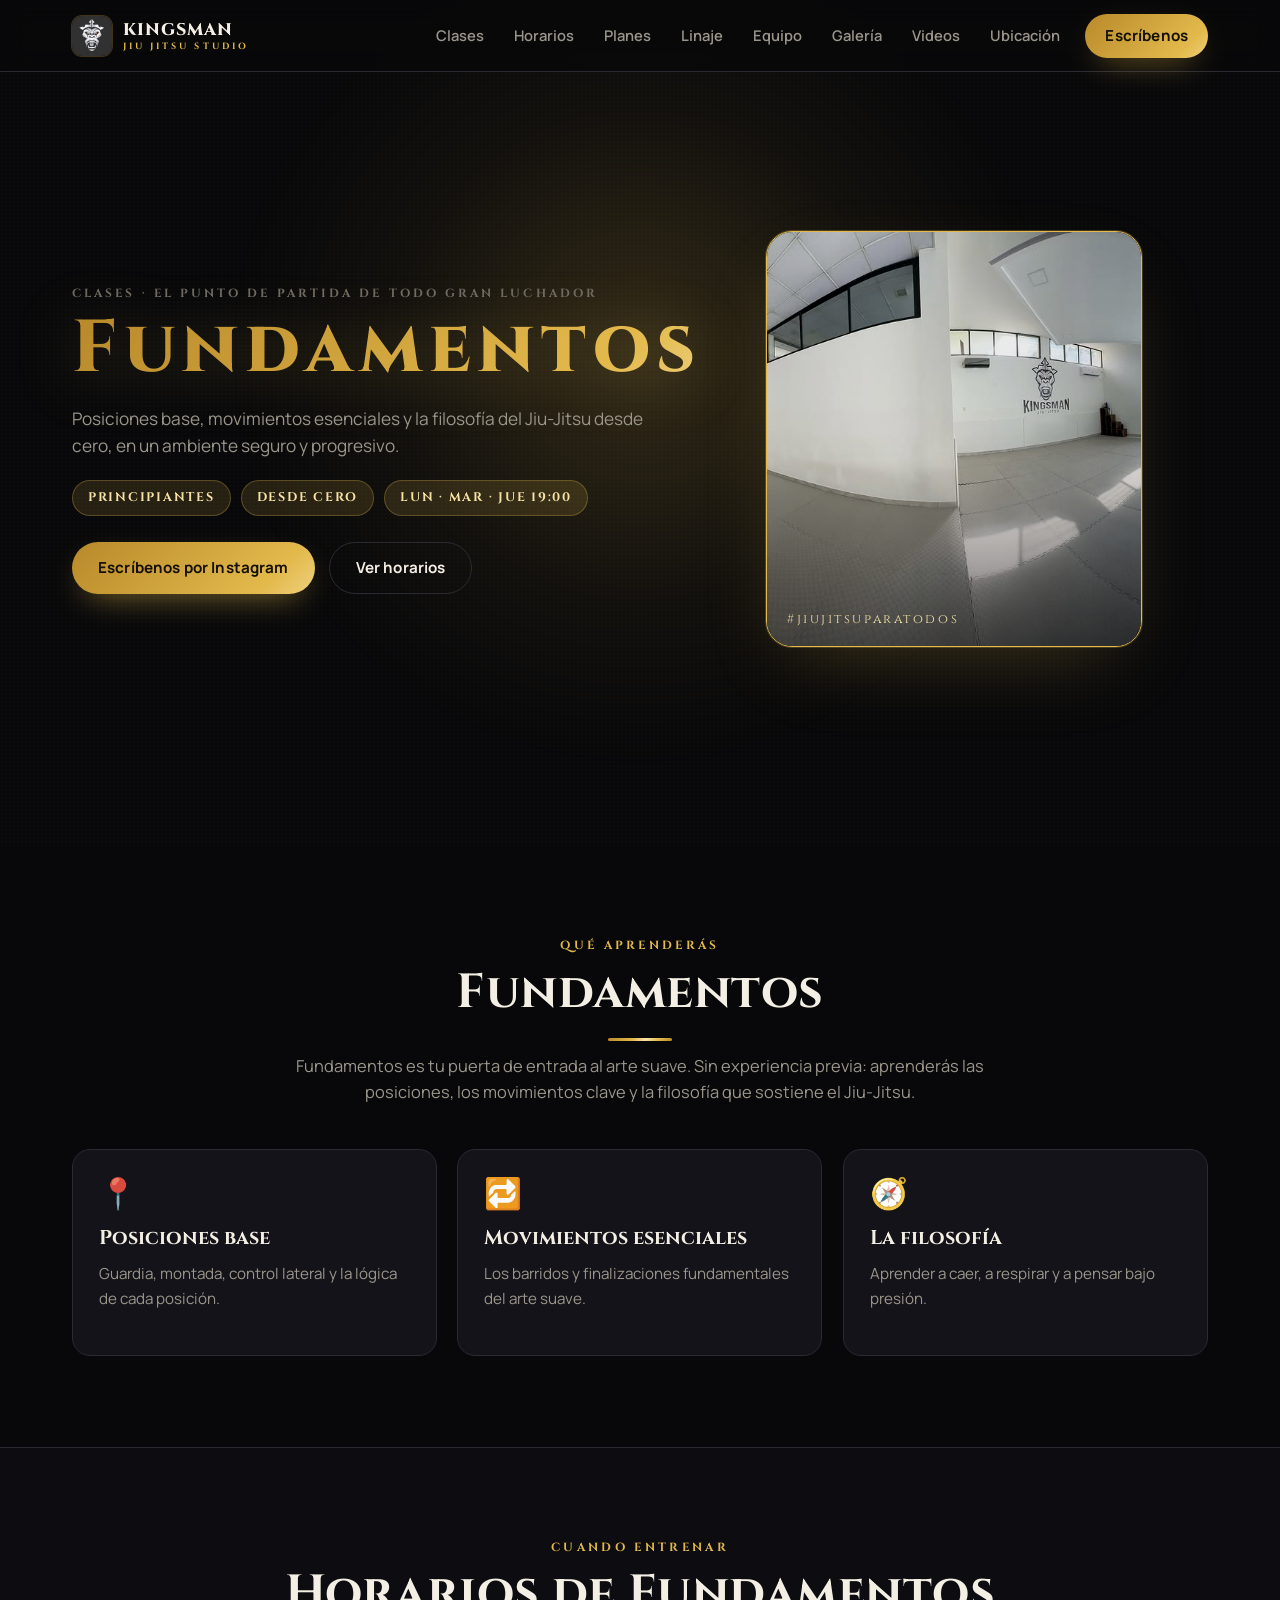
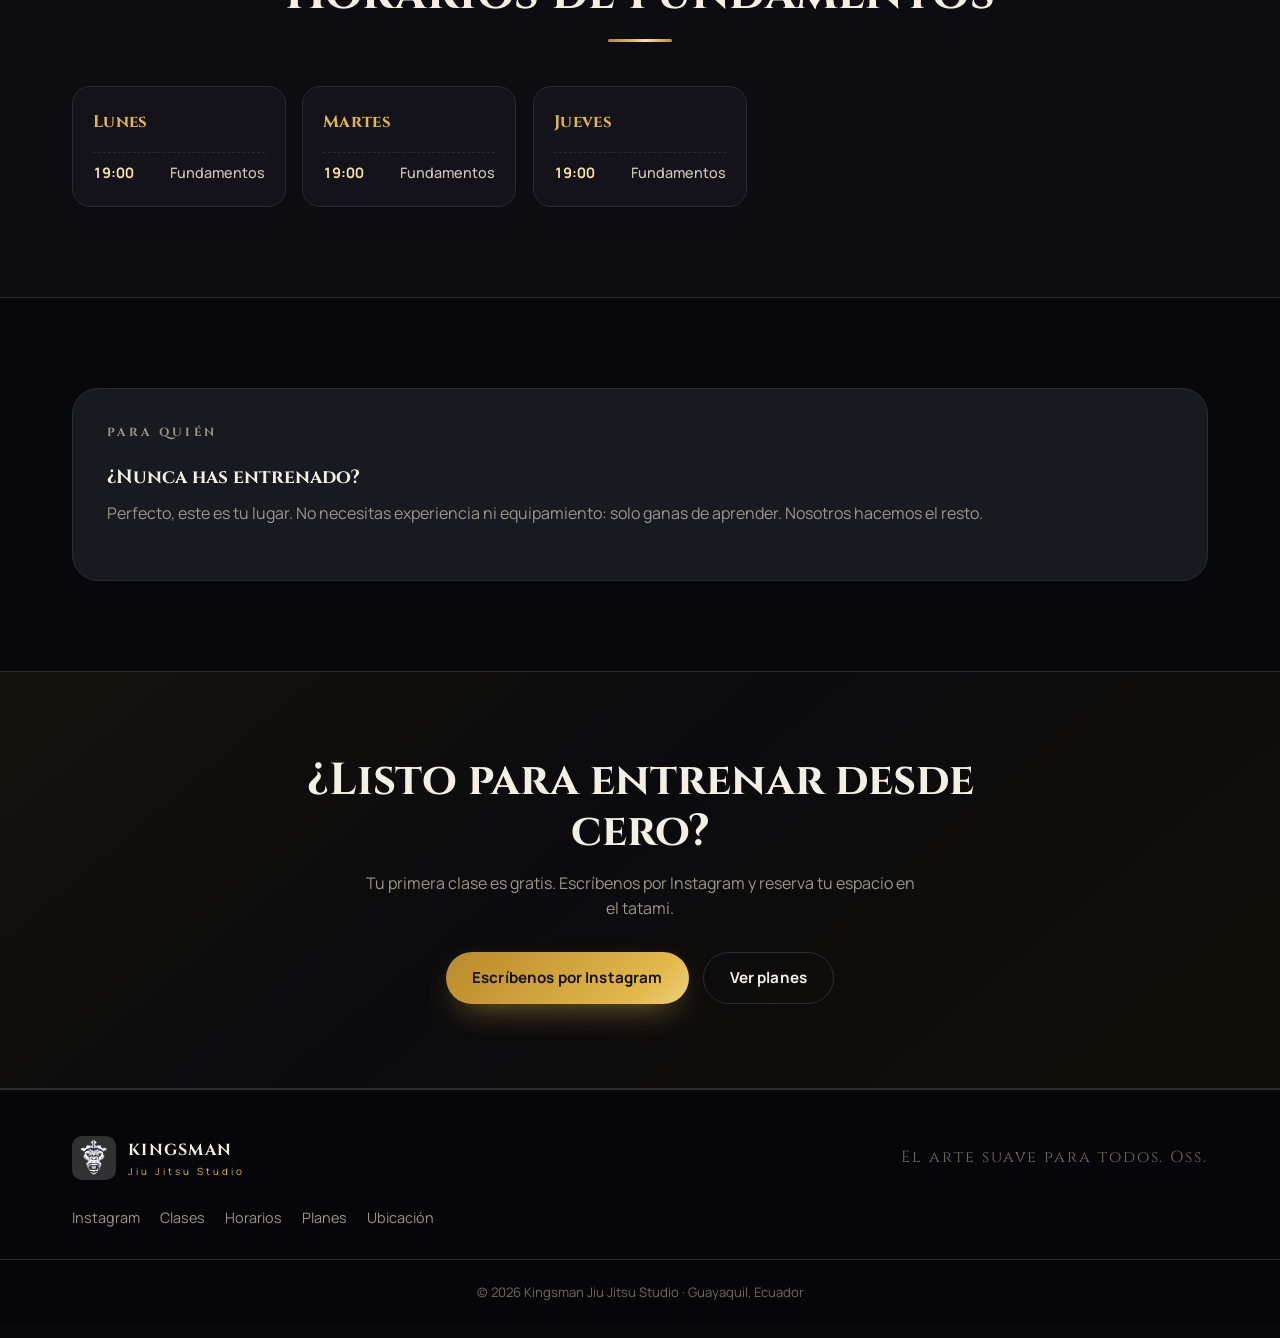
<file: pages/clases/fundamentos.html>
<!DOCTYPE html>
<html lang="es">
<head>
<meta charset="UTF-8">
<meta name="viewport" content="width=device-width, initial-scale=1.0">
<script>document.documentElement.classList.add('js');</script>
<script>try{if(localStorage.getItem('kingsman-theme')==='b')document.documentElement.setAttribute('data-theme','b')}catch(e){}</script>
<title>Fundamentos — Principiantes | Kingsman Jiu Jitsu Studio</title>
<meta name="description" content="Clases de Fundamentos de Brazilian Jiu Jitsu en Guayaquil para principiantes. Sin experiencia previa. Escríbenos por Instagram.">
<link rel="canonical" href="https://kingsmanjiujitsustudio.com/clases/fundamentos.html">
<meta property="og:type" content="website">
<meta property="og:url" content="https://kingsmanjiujitsustudio.com/clases/fundamentos.html">
<meta property="og:title" content="Fundamentos — Principiantes | Kingsman Jiu Jitsu Studio">
<meta property="og:description" content="Clases de Fundamentos de Brazilian Jiu Jitsu en Guayaquil para principiantes. Sin experiencia previa. Escríbenos por Instagram.">
<meta property="og:image" content="https://kingsmanjiujitsustudio.com/assets/logo.jpg">
<meta property="og:locale" content="es_EC">
<meta name="twitter:card" content="summary_large_image">
<link rel="icon" type="image/jpeg" href="../../assets/logo.jpg">
<link rel="preconnect" href="https://fonts.googleapis.com">
<link rel="preconnect" href="https://fonts.gstatic.com" crossorigin>
<link href="https://fonts.googleapis.com/css2?family=Cinzel:wght@600;700;800&family=Manrope:wght@400;500;600;700;800&display=swap" rel="stylesheet">
<link rel="stylesheet" href="../../style.css">
</head>
<body>

<header class="site-header">
  <nav class="nav container" aria-label="Principal">
    <a class="brand" href="../../index.html#top">
      <img class="brand-logo" src="../../assets/logo.jpg" alt="Kingsman Jiu Jitsu Studio" width="40" height="40">
      <span class="brand-word">KINGSMAN<small>JIU JITSU STUDIO</small></span>
    </a>
    <button class="nav-toggle" aria-expanded="false" aria-controls="nav-menu" aria-label="Abrir menú">
      <span></span><span></span><span></span>
    </button>
    <ul class="nav-menu" id="nav-menu">
      <li><a class="nav-link" href="../../index.html#clases">Clases</a></li>
      <li><a class="nav-link" href="../../index.html#horarios">Horarios</a></li>
      <li><a class="nav-link" href="../../index.html#planes">Planes</a></li>
      <li><a class="nav-link" href="../../index.html#linaje">Linaje</a></li>
      <li><a class="nav-link" href="../../index.html#equipo">Equipo</a></li>
      <li><a class="nav-link" href="../../index.html#galeria">Galería</a></li>
      <li><a class="nav-link" href="../../index.html#videos">Videos</a></li>
      <li><a class="nav-link" href="../../index.html#ubicacion">Ubicación</a></li>
      <li><a class="btn btn-gold nav-cta" href="https://ig.me/m/kingsmanjiujitsustudio" target="_blank" rel="noopener">Escríbenos</a></li>
    </ul>
  </nav>
</header>

<section class="hero hero-page" id="top">
  <div class="hero-bg" aria-hidden="true"><div class="hero-glow"></div><div class="hero-grain"></div></div>
  <div class="hero-inner container">
    <div class="hero-copy reveal">
      <p class="kicker">Clases · El punto de partida de todo gran luchador</p>
      <h1 class="wordmark"><span class="wm-line wm-line--sm">Fundamentos</span></h1>
      <p class="hero-lede">Posiciones base, movimientos esenciales y la filosofía del Jiu-Jitsu desde cero, en un ambiente seguro y progresivo.</p>
      <div class="hero-tags"><span>Principiantes</span><span>Desde cero</span><span>Lun · Mar · Jue 19:00</span></div>
      <div class="hero-actions">
        <a class="btn btn-gold" href="https://ig.me/m/kingsmanjiujitsustudio" target="_blank" rel="noopener">Escríbenos por Instagram</a>
        <a class="btn btn-ghost" href="../../index.html#horarios">Ver horarios</a>
      </div>
    </div>
    <figure class="hero-card tilt reveal" data-tilt>
      <img src="../../assets/photos/post00.jpg" alt="El tatami de Kingsman, un buen lugar para empezar" loading="eager">
      <figcaption class="hero-card-caption">#jiujitsuparatodos</figcaption>
    </figure>
  </div>
</section>

<section class="section" id="que">
  <div class="container">
    <header class="section-head reveal">
      <p class="kicker">Qué aprenderás</p>
      <h2 class="section-title">Fundamentos</h2>
      <p class="section-sub">Fundamentos es tu puerta de entrada al arte suave. Sin experiencia previa: aprenderás las posiciones, los movimientos clave y la filosofía que sostiene el Jiu-Jitsu.</p>
    </header>
    <div class="cards">
      
      <article class="card tilt reveal" data-tilt>
        <div class="card-ico">📍</div>
        <h3>Posiciones base</h3>
        <p>Guardia, montada, control lateral y la lógica de cada posición.</p>
      </article>
      <article class="card tilt reveal" data-tilt>
        <div class="card-ico">🔁</div>
        <h3>Movimientos esenciales</h3>
        <p>Los barridos y finalizaciones fundamentales del arte suave.</p>
      </article>
      <article class="card tilt reveal" data-tilt>
        <div class="card-ico">🧭</div>
        <h3>La filosofía</h3>
        <p>Aprender a caer, a respirar y a pensar bajo presión.</p>
      </article>
    </div>
  </div>
</section>

<section class="section section-alt" id="horario">
  <div class="container">
    <header class="section-head reveal">
      <p class="kicker">Cuando entrenar</p>
      <h2 class="section-title">Horarios de Fundamentos</h2>
    </header>
    <div class="cards-slots">
      <div class="day"><h3>Lunes</h3><ul class="slots"><li><b>19:00</b><span>Fundamentos</span></li></ul></div>
      <div class="day"><h3>Martes</h3><ul class="slots"><li><b>19:00</b><span>Fundamentos</span></li></ul></div>
      <div class="day"><h3>Jueves</h3><ul class="slots"><li><b>19:00</b><span>Fundamentos</span></li></ul></div></div>
  </div>
</section>

<section class="section" id="nivel">
  <div class="container">
    <div class="plan-note reveal">
      <p class='kicker'>Para quién</p><h4>¿Nunca has entrenado?</h4><p>Perfecto, este es tu lugar. No necesitas experiencia ni equipamiento: solo ganas de aprender. Nosotros hacemos el resto.</p>
    </div>
  </div>
</section>

<section class="cta-band">
  <div class="container cta-inner reveal">
    <h2 class="cta-title">¿Listo para entrenar desde cero?</h2>
    <p class="cta-sub">Tu primera clase es gratis. Escríbenos por Instagram y reserva tu espacio en el tatami.</p>
    <div class="hero-actions">
      <a class="btn btn-gold" href="https://ig.me/m/kingsmanjiujitsustudio" target="_blank" rel="noopener">Escríbenos por Instagram</a>
      <a class="btn btn-ghost" href="../../index.html#planes">Ver planes</a>
    </div>
  </div>
</section>

<footer class="site-footer">
  <div class="container footer-inner">
    <div class="footer-brand">
      <img src="../../assets/logo.jpg" alt="Kingsman logo" width="44" height="44">
      <div><b>KINGSMAN</b><small>Jiu Jitsu Studio</small></div>
    </div>
    <p class="footer-tag">El arte suave para todos. Oss.</p>
    <div class="footer-links">
      <a href="https://www.instagram.com/kingsmanjiujitsustudio/" target="_blank" rel="noopener">Instagram</a>
      <a href="../../index.html#clases">Clases</a>
      <a href="../../index.html#horarios">Horarios</a>
      <a href="../../index.html#planes">Planes</a>
      <a href="../../index.html#ubicacion">Ubicación</a>
    </div>
  </div>
  <p class="footer-copy">© <span class="yr">2026</span> Kingsman Jiu Jitsu Studio · Guayaquil, Ecuador</p>
</footer>

<!-- Dev A/B design toggle (development only) -->
<div class="dev-toggle" role="group" aria-label="Cambiar diseño de desarrollo">
  <span class="lbl">Diseño</span>
  <button type="button" data-theme-btn="a" aria-pressed="true">A · negro</button>
  <button type="button" data-theme-btn="b" aria-pressed="false">B · claro</button>
</div>

<script src="../../animate.js"></script>
</body>
</html>
</file>
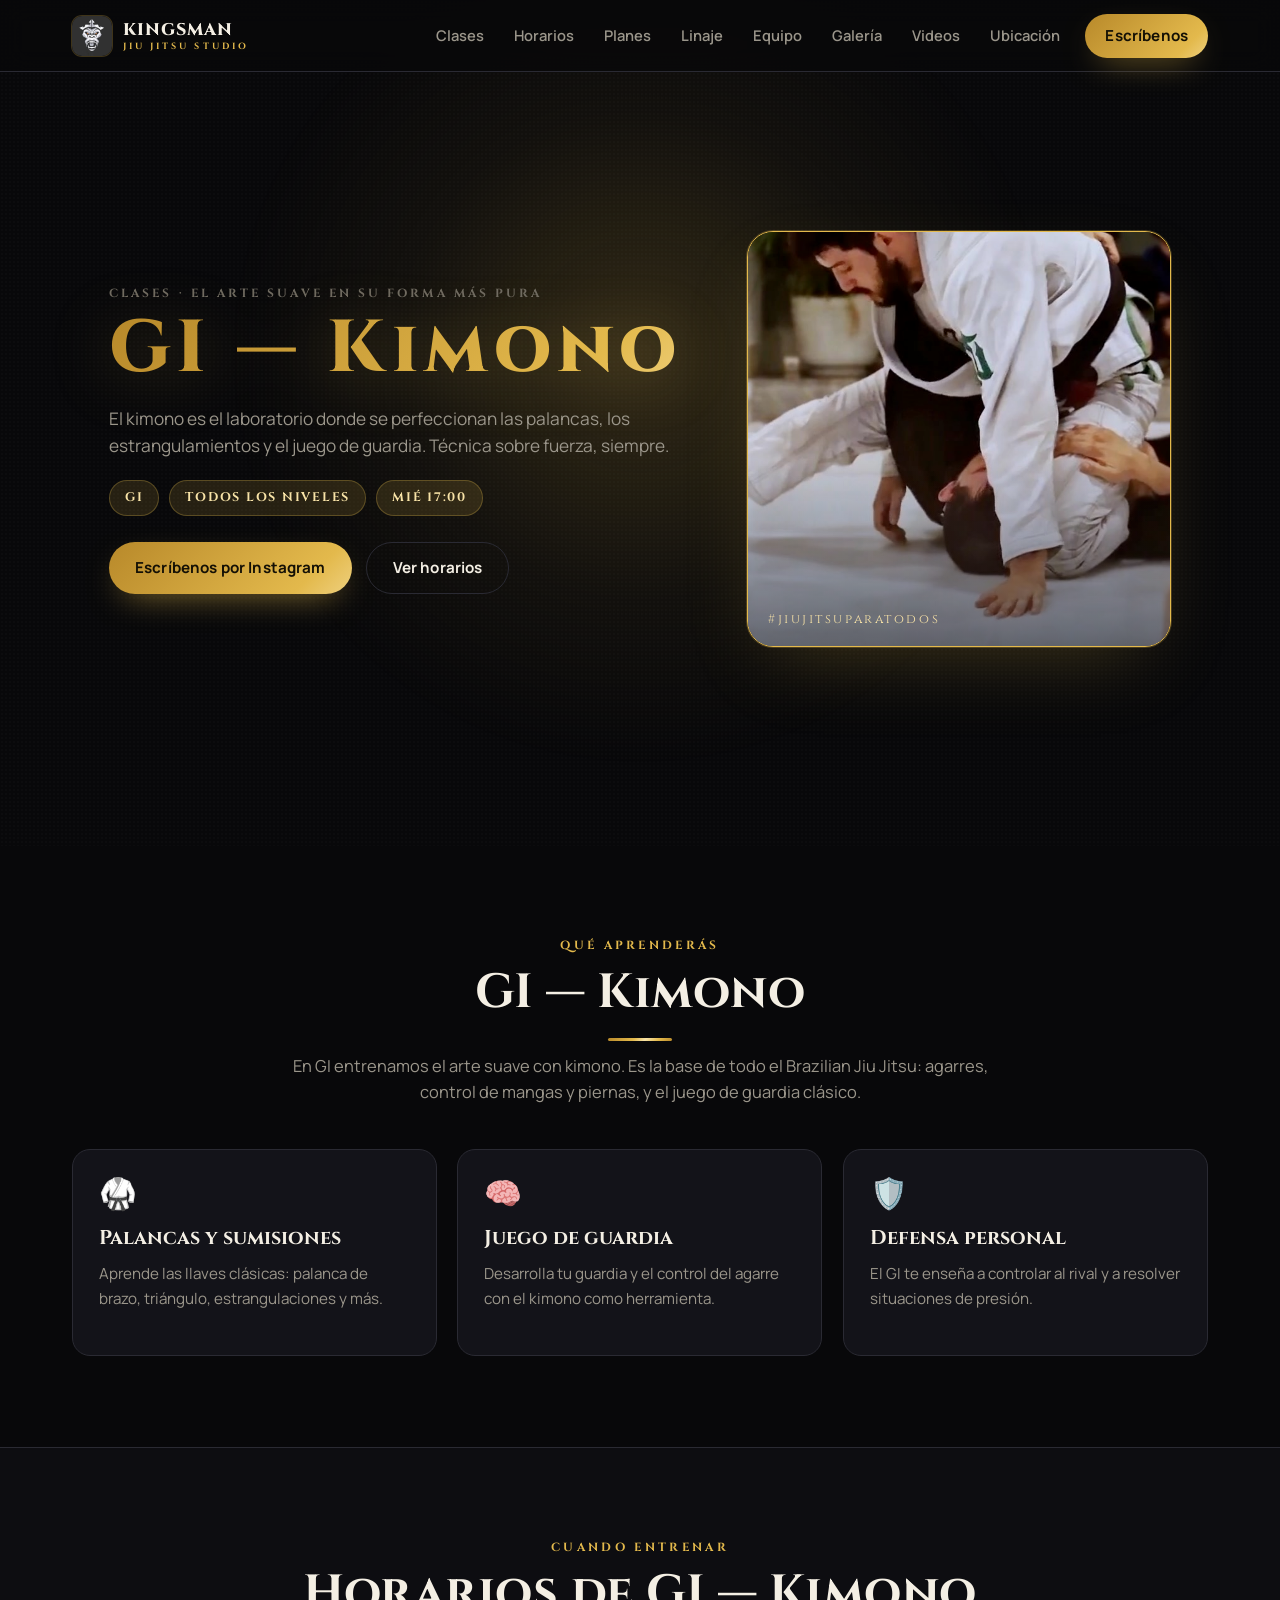
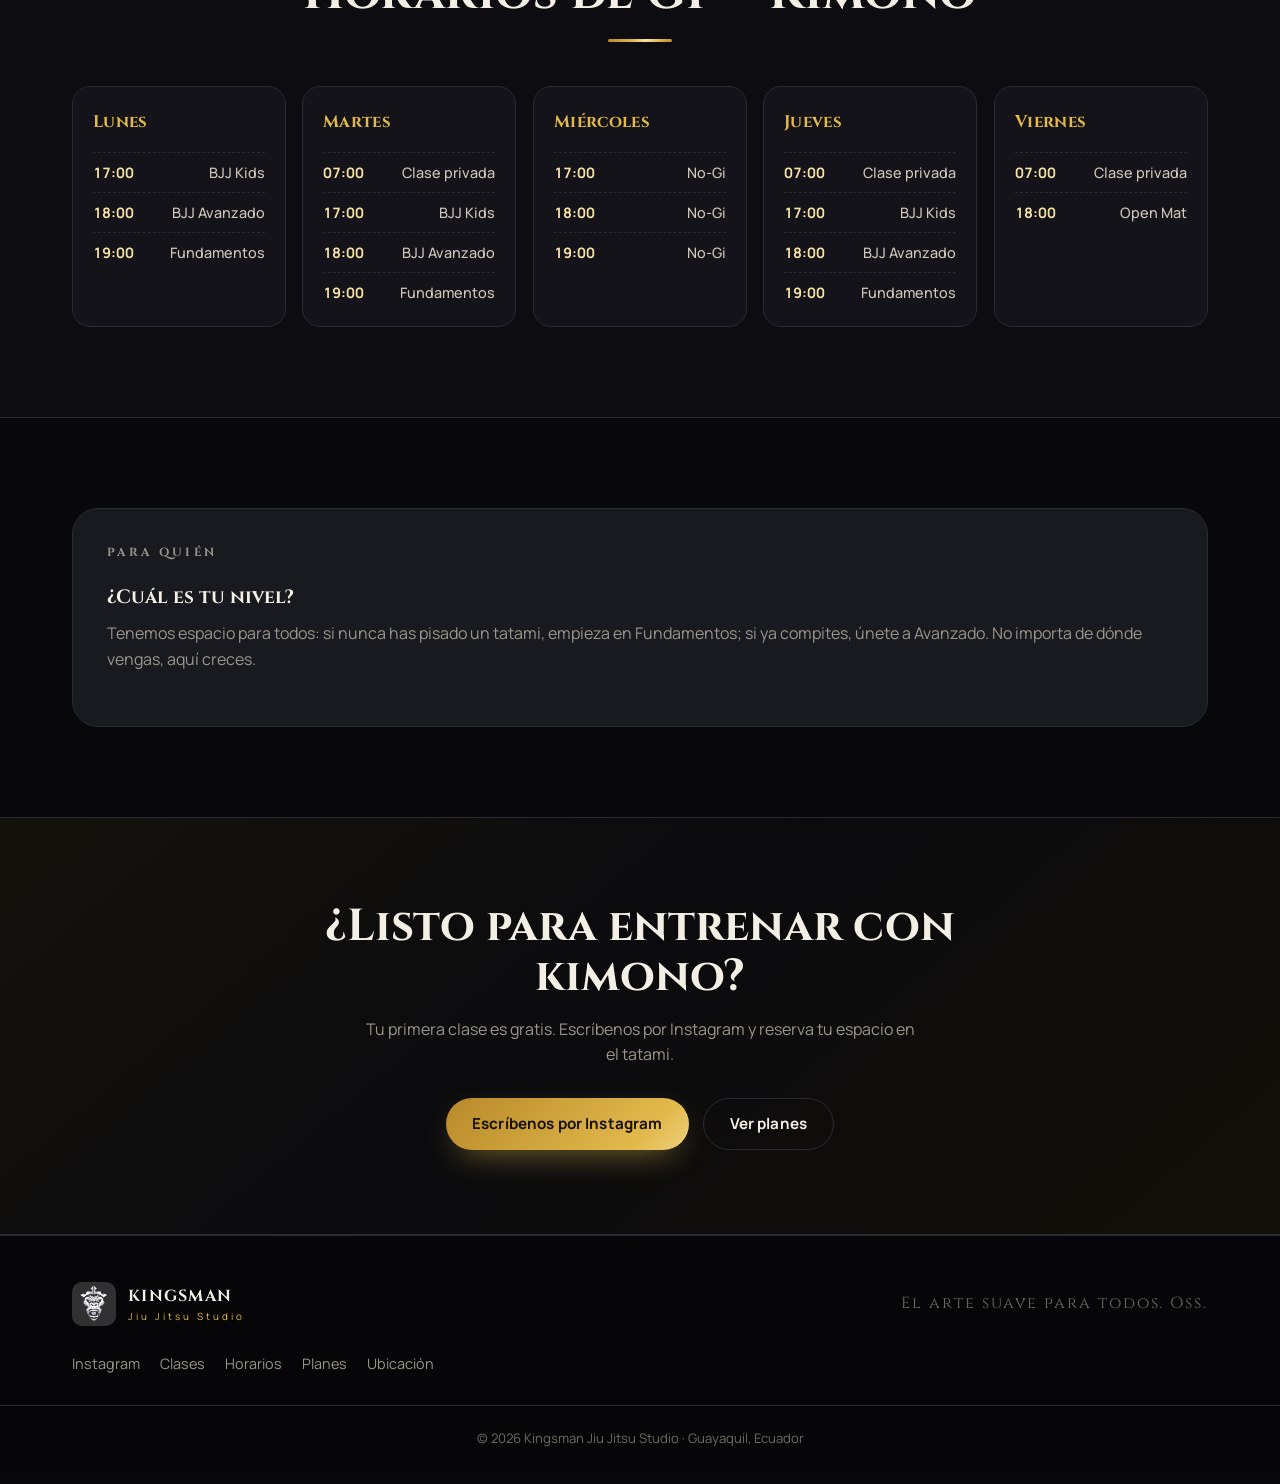
<file: pages/clases/gi.html>
<!DOCTYPE html>
<html lang="es">
<head>
<meta charset="UTF-8">
<meta name="viewport" content="width=device-width, initial-scale=1.0">
<script>document.documentElement.classList.add('js');</script>
<script>try{if(localStorage.getItem('kingsman-theme')==='b')document.documentElement.setAttribute('data-theme','b')}catch(e){}</script>
<title>GI — Kimono | Kingsman Jiu Jitsu Studio</title>
<meta name="description" content="Clases de Brazilian Jiu Jitsu con kimono en Guayaquil. Técnica sobre fuerza. Síguenos y escríbenos por Instagram.">
<link rel="canonical" href="https://kingsmanjiujitsustudio.com/clases/gi.html">
<meta property="og:type" content="website">
<meta property="og:url" content="https://kingsmanjiujitsustudio.com/clases/gi.html">
<meta property="og:title" content="GI — Kimono | Kingsman Jiu Jitsu Studio">
<meta property="og:description" content="Clases de Brazilian Jiu Jitsu con kimono en Guayaquil. Técnica sobre fuerza. Síguenos y escríbenos por Instagram.">
<meta property="og:image" content="https://kingsmanjiujitsustudio.com/assets/logo.jpg">
<meta property="og:locale" content="es_EC">
<meta name="twitter:card" content="summary_large_image">
<link rel="icon" type="image/jpeg" href="../../assets/logo.jpg">
<link rel="preconnect" href="https://fonts.googleapis.com">
<link rel="preconnect" href="https://fonts.gstatic.com" crossorigin>
<link href="https://fonts.googleapis.com/css2?family=Cinzel:wght@600;700;800&family=Manrope:wght@400;500;600;700;800&display=swap" rel="stylesheet">
<link rel="stylesheet" href="../../style.css">
</head>
<body>

<header class="site-header">
  <nav class="nav container" aria-label="Principal">
    <a class="brand" href="../../index.html#top">
      <img class="brand-logo" src="../../assets/logo.jpg" alt="Kingsman Jiu Jitsu Studio" width="40" height="40">
      <span class="brand-word">KINGSMAN<small>JIU JITSU STUDIO</small></span>
    </a>
    <button class="nav-toggle" aria-expanded="false" aria-controls="nav-menu" aria-label="Abrir menú">
      <span></span><span></span><span></span>
    </button>
    <ul class="nav-menu" id="nav-menu">
      <li><a class="nav-link" href="../../index.html#clases">Clases</a></li>
      <li><a class="nav-link" href="../../index.html#horarios">Horarios</a></li>
      <li><a class="nav-link" href="../../index.html#planes">Planes</a></li>
      <li><a class="nav-link" href="../../index.html#linaje">Linaje</a></li>
      <li><a class="nav-link" href="../../index.html#equipo">Equipo</a></li>
      <li><a class="nav-link" href="../../index.html#galeria">Galería</a></li>
      <li><a class="nav-link" href="../../index.html#videos">Videos</a></li>
      <li><a class="nav-link" href="../../index.html#ubicacion">Ubicación</a></li>
      <li><a class="btn btn-gold nav-cta" href="https://ig.me/m/kingsmanjiujitsustudio" target="_blank" rel="noopener">Escríbenos</a></li>
    </ul>
  </nav>
</header>

<section class="hero hero-page" id="top">
  <div class="hero-bg" aria-hidden="true"><div class="hero-glow"></div><div class="hero-grain"></div></div>
  <div class="hero-inner container">
    <div class="hero-copy reveal">
      <p class="kicker">Clases · El arte suave en su forma más pura</p>
      <h1 class="wordmark"><span class="wm-line wm-line--sm">GI — Kimono</span></h1>
      <p class="hero-lede">El kimono es el laboratorio donde se perfeccionan las palancas, los estrangulamientos y el juego de guardia. Técnica sobre fuerza, siempre.</p>
      <div class="hero-tags"><span>Gi</span><span>Todos los niveles</span><span>Mié 17:00</span></div>
      <div class="hero-actions">
        <a class="btn btn-gold" href="https://ig.me/m/kingsmanjiujitsustudio" target="_blank" rel="noopener">Escríbenos por Instagram</a>
        <a class="btn btn-ghost" href="../../index.html#horarios">Ver horarios</a>
      </div>
    </div>
    <figure class="hero-card tilt reveal" data-tilt>
      <img src="../../assets/photos/post03.jpg" alt="Entrenamiento de BJJ con kimono en Kingsman" loading="eager">
      <figcaption class="hero-card-caption">#jiujitsuparatodos</figcaption>
    </figure>
  </div>
</section>

<section class="section" id="que">
  <div class="container">
    <header class="section-head reveal">
      <p class="kicker">Qué aprenderás</p>
      <h2 class="section-title">GI — Kimono</h2>
      <p class="section-sub">En GI entrenamos el arte suave con kimono. Es la base de todo el Brazilian Jiu Jitsu: agarres, control de mangas y piernas, y el juego de guardia clásico.</p>
    </header>
    <div class="cards">
      
      <article class="card tilt reveal" data-tilt>
        <div class="card-ico">🥋</div>
        <h3>Palancas y sumisiones</h3>
        <p>Aprende las llaves clásicas: palanca de brazo, triángulo, estrangulaciones y más.</p>
      </article>
      <article class="card tilt reveal" data-tilt>
        <div class="card-ico">🧠</div>
        <h3>Juego de guardia</h3>
        <p>Desarrolla tu guardia y el control del agarre con el kimono como herramienta.</p>
      </article>
      <article class="card tilt reveal" data-tilt>
        <div class="card-ico">🛡️</div>
        <h3>Defensa personal</h3>
        <p>El GI te enseña a controlar al rival y a resolver situaciones de presión.</p>
      </article>
    </div>
  </div>
</section>

<section class="section section-alt" id="horario">
  <div class="container">
    <header class="section-head reveal">
      <p class="kicker">Cuando entrenar</p>
      <h2 class="section-title">Horarios de GI — Kimono</h2>
    </header>
    <div class="cards-slots">
      <div class="day"><h3>Lunes</h3><ul class="slots"><li><b>17:00</b><span>BJJ Kids</span></li><li><b>18:00</b><span>BJJ Avanzado</span></li><li><b>19:00</b><span>Fundamentos</span></li></ul></div>
      <div class="day"><h3>Martes</h3><ul class="slots"><li><b>07:00</b><span>Clase privada</span></li><li><b>17:00</b><span>BJJ Kids</span></li><li><b>18:00</b><span>BJJ Avanzado</span></li><li><b>19:00</b><span>Fundamentos</span></li></ul></div>
      <div class="day"><h3>Miércoles</h3><ul class="slots"><li><b>17:00</b><span>No-Gi</span></li><li><b>18:00</b><span>No-Gi</span></li><li><b>19:00</b><span>No-Gi</span></li></ul></div>
      <div class="day"><h3>Jueves</h3><ul class="slots"><li><b>07:00</b><span>Clase privada</span></li><li><b>17:00</b><span>BJJ Kids</span></li><li><b>18:00</b><span>BJJ Avanzado</span></li><li><b>19:00</b><span>Fundamentos</span></li></ul></div>
      <div class="day"><h3>Viernes</h3><ul class="slots"><li><b>07:00</b><span>Clase privada</span></li><li><b>18:00</b><span>Open Mat</span></li></ul></div></div>
  </div>
</section>

<section class="section" id="nivel">
  <div class="container">
    <div class="plan-note reveal">
      <p class='kicker'>Para quién</p><h4>¿Cuál es tu nivel?</h4><p>Tenemos espacio para todos: si nunca has pisado un tatami, empieza en Fundamentos; si ya compites, únete a Avanzado. No importa de dónde vengas, aquí creces.</p>
    </div>
  </div>
</section>

<section class="cta-band">
  <div class="container cta-inner reveal">
    <h2 class="cta-title">¿Listo para entrenar con kimono?</h2>
    <p class="cta-sub">Tu primera clase es gratis. Escríbenos por Instagram y reserva tu espacio en el tatami.</p>
    <div class="hero-actions">
      <a class="btn btn-gold" href="https://ig.me/m/kingsmanjiujitsustudio" target="_blank" rel="noopener">Escríbenos por Instagram</a>
      <a class="btn btn-ghost" href="../../index.html#planes">Ver planes</a>
    </div>
  </div>
</section>

<footer class="site-footer">
  <div class="container footer-inner">
    <div class="footer-brand">
      <img src="../../assets/logo.jpg" alt="Kingsman logo" width="44" height="44">
      <div><b>KINGSMAN</b><small>Jiu Jitsu Studio</small></div>
    </div>
    <p class="footer-tag">El arte suave para todos. Oss.</p>
    <div class="footer-links">
      <a href="https://www.instagram.com/kingsmanjiujitsustudio/" target="_blank" rel="noopener">Instagram</a>
      <a href="../../index.html#clases">Clases</a>
      <a href="../../index.html#horarios">Horarios</a>
      <a href="../../index.html#planes">Planes</a>
      <a href="../../index.html#ubicacion">Ubicación</a>
    </div>
  </div>
  <p class="footer-copy">© <span class="yr">2026</span> Kingsman Jiu Jitsu Studio · Guayaquil, Ecuador</p>
</footer>

<!-- Dev A/B design toggle (development only) -->
<div class="dev-toggle" role="group" aria-label="Cambiar diseño de desarrollo">
  <span class="lbl">Diseño</span>
  <button type="button" data-theme-btn="a" aria-pressed="true">A · negro</button>
  <button type="button" data-theme-btn="b" aria-pressed="false">B · claro</button>
</div>

<script src="../../animate.js"></script>
</body>
</html>
</file>
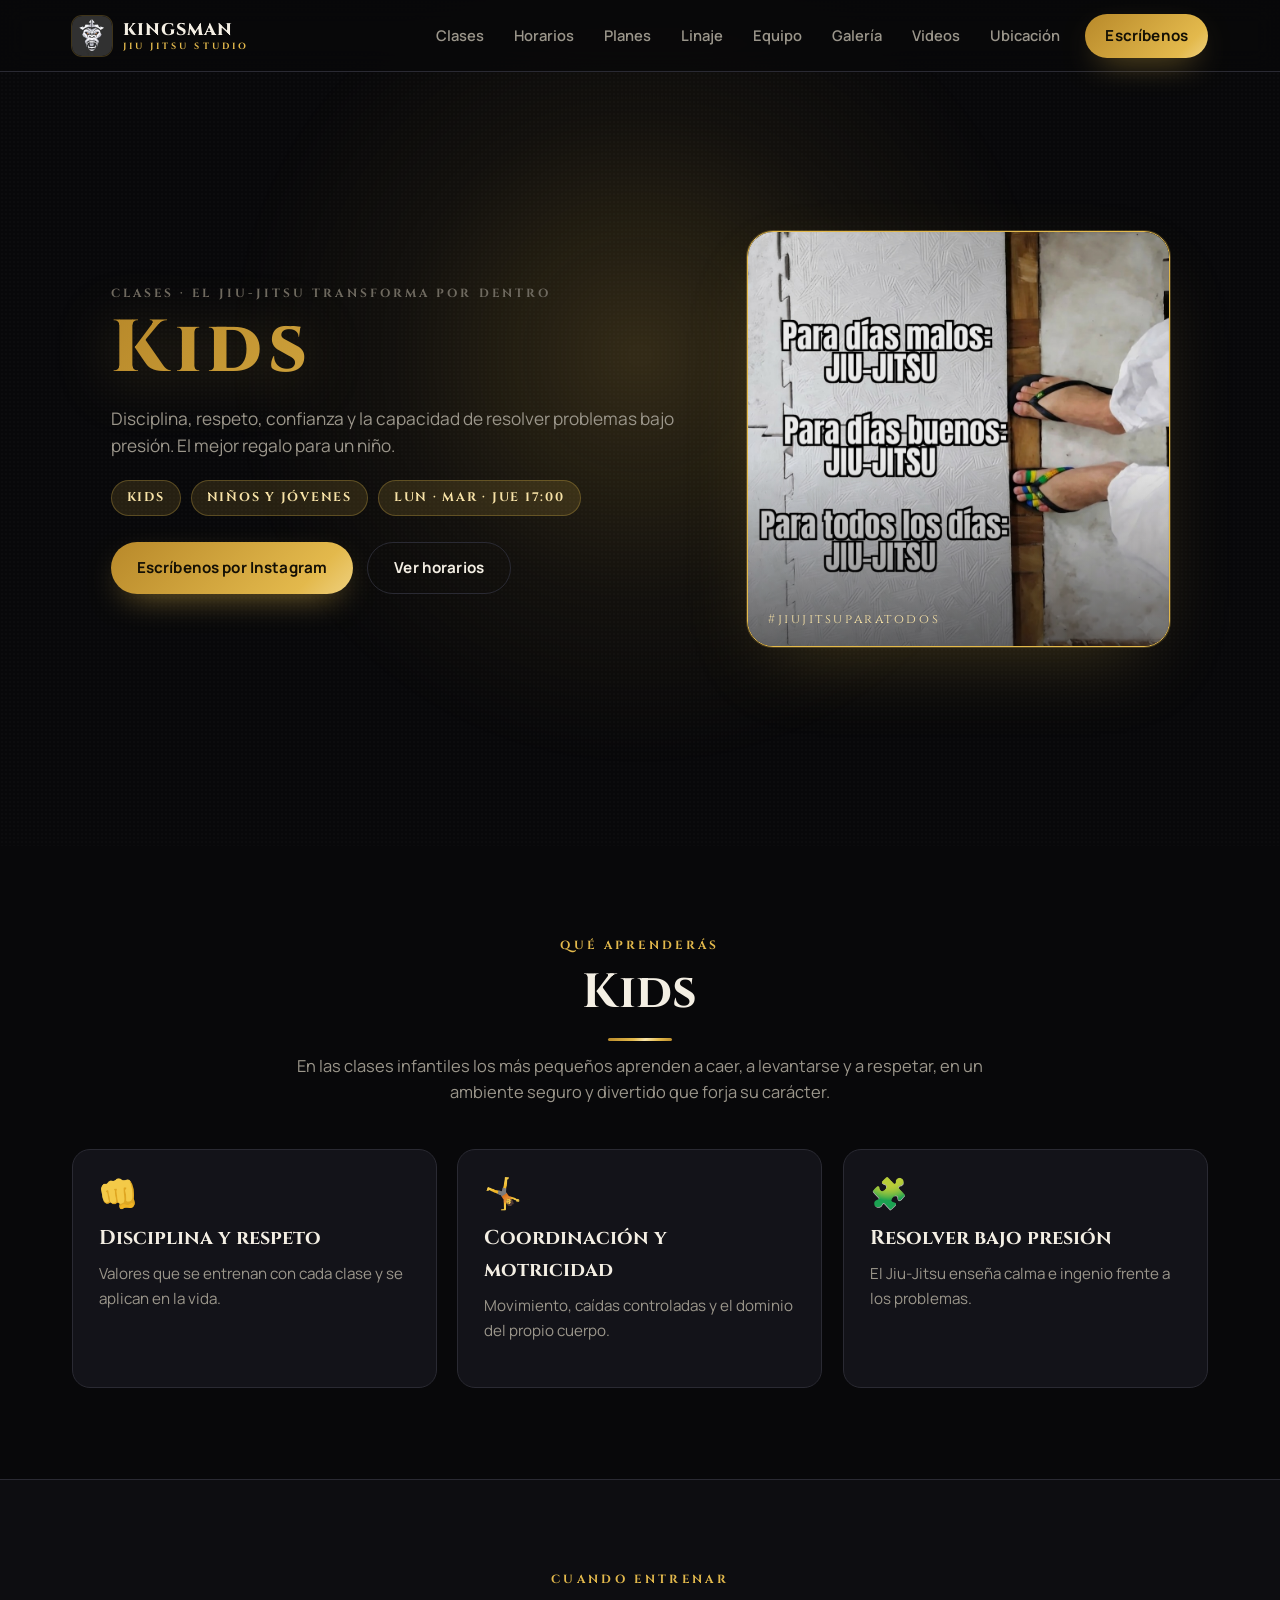
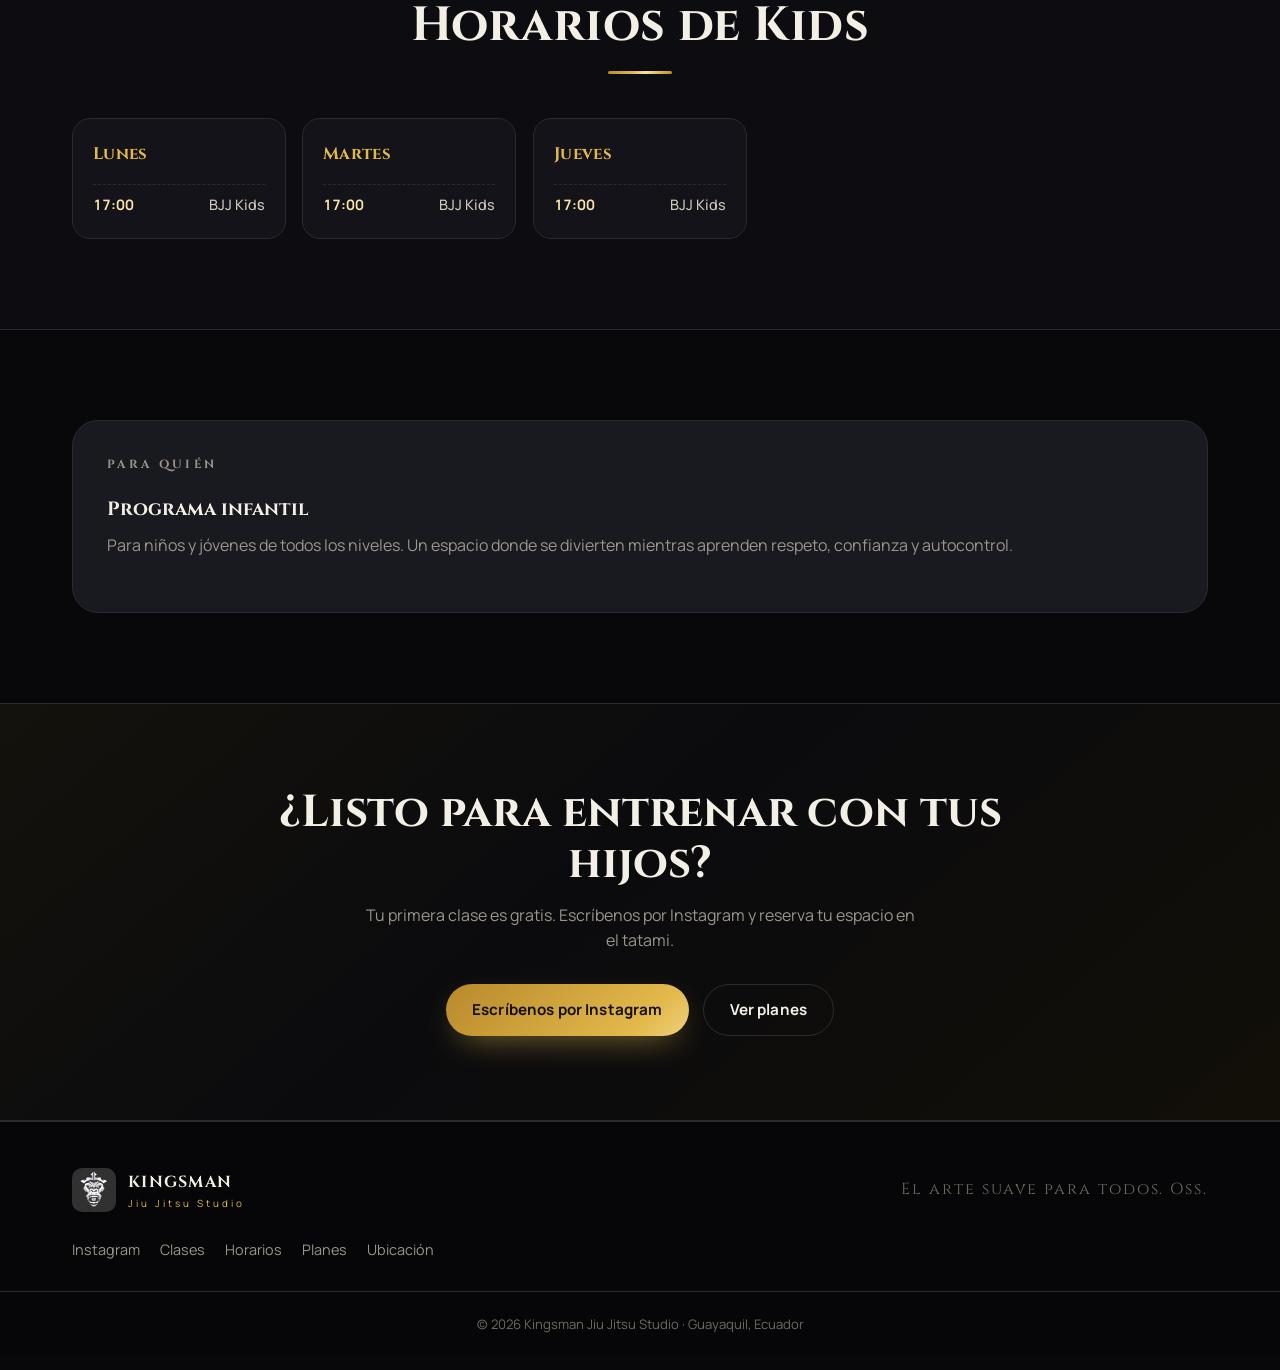
<file: pages/clases/kids.html>
<!DOCTYPE html>
<html lang="es">
<head>
<meta charset="UTF-8">
<meta name="viewport" content="width=device-width, initial-scale=1.0">
<script>document.documentElement.classList.add('js');</script>
<script>try{if(localStorage.getItem('kingsman-theme')==='b')document.documentElement.setAttribute('data-theme','b')}catch(e){}</script>
<title>Kids — Jiu-Jitsu infantil | Kingsman Jiu Jitsu Studio</title>
<meta name="description" content="Clases de Brazilian Jiu Jitsu para niños en Guayaquil. Disciplina, respeto y confianza. Escríbenos por Instagram.">
<link rel="canonical" href="https://kingsmanjiujitsustudio.com/clases/kids.html">
<meta property="og:type" content="website">
<meta property="og:url" content="https://kingsmanjiujitsustudio.com/clases/kids.html">
<meta property="og:title" content="Kids — Jiu-Jitsu infantil | Kingsman Jiu Jitsu Studio">
<meta property="og:description" content="Clases de Brazilian Jiu Jitsu para niños en Guayaquil. Disciplina, respeto y confianza. Escríbenos por Instagram.">
<meta property="og:image" content="https://kingsmanjiujitsustudio.com/assets/logo.jpg">
<meta property="og:locale" content="es_EC">
<meta name="twitter:card" content="summary_large_image">
<link rel="icon" type="image/jpeg" href="../../assets/logo.jpg">
<link rel="preconnect" href="https://fonts.googleapis.com">
<link rel="preconnect" href="https://fonts.gstatic.com" crossorigin>
<link href="https://fonts.googleapis.com/css2?family=Cinzel:wght@600;700;800&family=Manrope:wght@400;500;600;700;800&display=swap" rel="stylesheet">
<link rel="stylesheet" href="../../style.css">
</head>
<body>

<header class="site-header">
  <nav class="nav container" aria-label="Principal">
    <a class="brand" href="../../index.html#top">
      <img class="brand-logo" src="../../assets/logo.jpg" alt="Kingsman Jiu Jitsu Studio" width="40" height="40">
      <span class="brand-word">KINGSMAN<small>JIU JITSU STUDIO</small></span>
    </a>
    <button class="nav-toggle" aria-expanded="false" aria-controls="nav-menu" aria-label="Abrir menú">
      <span></span><span></span><span></span>
    </button>
    <ul class="nav-menu" id="nav-menu">
      <li><a class="nav-link" href="../../index.html#clases">Clases</a></li>
      <li><a class="nav-link" href="../../index.html#horarios">Horarios</a></li>
      <li><a class="nav-link" href="../../index.html#planes">Planes</a></li>
      <li><a class="nav-link" href="../../index.html#linaje">Linaje</a></li>
      <li><a class="nav-link" href="../../index.html#equipo">Equipo</a></li>
      <li><a class="nav-link" href="../../index.html#galeria">Galería</a></li>
      <li><a class="nav-link" href="../../index.html#videos">Videos</a></li>
      <li><a class="nav-link" href="../../index.html#ubicacion">Ubicación</a></li>
      <li><a class="btn btn-gold nav-cta" href="https://ig.me/m/kingsmanjiujitsustudio" target="_blank" rel="noopener">Escríbenos</a></li>
    </ul>
  </nav>
</header>

<section class="hero hero-page" id="top">
  <div class="hero-bg" aria-hidden="true"><div class="hero-glow"></div><div class="hero-grain"></div></div>
  <div class="hero-inner container">
    <div class="hero-copy reveal">
      <p class="kicker">Clases · El Jiu-Jitsu transforma por dentro</p>
      <h1 class="wordmark"><span class="wm-line wm-line--sm">Kids</span></h1>
      <p class="hero-lede">Disciplina, respeto, confianza y la capacidad de resolver problemas bajo presión. El mejor regalo para un niño.</p>
      <div class="hero-tags"><span>Kids</span><span>Niños y jóvenes</span><span>Lun · Mar · Jue 17:00</span></div>
      <div class="hero-actions">
        <a class="btn btn-gold" href="https://ig.me/m/kingsmanjiujitsustudio" target="_blank" rel="noopener">Escríbenos por Instagram</a>
        <a class="btn btn-ghost" href="../../index.html#horarios">Ver horarios</a>
      </div>
    </div>
    <figure class="hero-card tilt reveal" data-tilt>
      <img src="../../assets/photos/post06.jpg" alt="Clases de Jiu-Jitsu para niños en Kingsman" loading="eager">
      <figcaption class="hero-card-caption">#jiujitsuparatodos</figcaption>
    </figure>
  </div>
</section>

<section class="section" id="que">
  <div class="container">
    <header class="section-head reveal">
      <p class="kicker">Qué aprenderás</p>
      <h2 class="section-title">Kids</h2>
      <p class="section-sub">En las clases infantiles los más pequeños aprenden a caer, a levantarse y a respetar, en un ambiente seguro y divertido que forja su carácter.</p>
    </header>
    <div class="cards">
      
      <article class="card tilt reveal" data-tilt>
        <div class="card-ico">👊</div>
        <h3>Disciplina y respeto</h3>
        <p>Valores que se entrenan con cada clase y se aplican en la vida.</p>
      </article>
      <article class="card tilt reveal" data-tilt>
        <div class="card-ico">🤸</div>
        <h3>Coordinación y motricidad</h3>
        <p>Movimiento, caídas controladas y el dominio del propio cuerpo.</p>
      </article>
      <article class="card tilt reveal" data-tilt>
        <div class="card-ico">🧩</div>
        <h3>Resolver bajo presión</h3>
        <p>El Jiu-Jitsu enseña calma e ingenio frente a los problemas.</p>
      </article>
    </div>
  </div>
</section>

<section class="section section-alt" id="horario">
  <div class="container">
    <header class="section-head reveal">
      <p class="kicker">Cuando entrenar</p>
      <h2 class="section-title">Horarios de Kids</h2>
    </header>
    <div class="cards-slots">
      <div class="day"><h3>Lunes</h3><ul class="slots"><li><b>17:00</b><span>BJJ Kids</span></li></ul></div>
      <div class="day"><h3>Martes</h3><ul class="slots"><li><b>17:00</b><span>BJJ Kids</span></li></ul></div>
      <div class="day"><h3>Jueves</h3><ul class="slots"><li><b>17:00</b><span>BJJ Kids</span></li></ul></div></div>
  </div>
</section>

<section class="section" id="nivel">
  <div class="container">
    <div class="plan-note reveal">
      <p class='kicker'>Para quién</p><h4>Programa infantil</h4><p>Para niños y jóvenes de todos los niveles. Un espacio donde se divierten mientras aprenden respeto, confianza y autocontrol.</p>
    </div>
  </div>
</section>

<section class="cta-band">
  <div class="container cta-inner reveal">
    <h2 class="cta-title">¿Listo para entrenar con tus hijos?</h2>
    <p class="cta-sub">Tu primera clase es gratis. Escríbenos por Instagram y reserva tu espacio en el tatami.</p>
    <div class="hero-actions">
      <a class="btn btn-gold" href="https://ig.me/m/kingsmanjiujitsustudio" target="_blank" rel="noopener">Escríbenos por Instagram</a>
      <a class="btn btn-ghost" href="../../index.html#planes">Ver planes</a>
    </div>
  </div>
</section>

<footer class="site-footer">
  <div class="container footer-inner">
    <div class="footer-brand">
      <img src="../../assets/logo.jpg" alt="Kingsman logo" width="44" height="44">
      <div><b>KINGSMAN</b><small>Jiu Jitsu Studio</small></div>
    </div>
    <p class="footer-tag">El arte suave para todos. Oss.</p>
    <div class="footer-links">
      <a href="https://www.instagram.com/kingsmanjiujitsustudio/" target="_blank" rel="noopener">Instagram</a>
      <a href="../../index.html#clases">Clases</a>
      <a href="../../index.html#horarios">Horarios</a>
      <a href="../../index.html#planes">Planes</a>
      <a href="../../index.html#ubicacion">Ubicación</a>
    </div>
  </div>
  <p class="footer-copy">© <span class="yr">2026</span> Kingsman Jiu Jitsu Studio · Guayaquil, Ecuador</p>
</footer>

<!-- Dev A/B design toggle (development only) -->
<div class="dev-toggle" role="group" aria-label="Cambiar diseño de desarrollo">
  <span class="lbl">Diseño</span>
  <button type="button" data-theme-btn="a" aria-pressed="true">A · negro</button>
  <button type="button" data-theme-btn="b" aria-pressed="false">B · claro</button>
</div>

<script src="../../animate.js"></script>
</body>
</html>
</file>
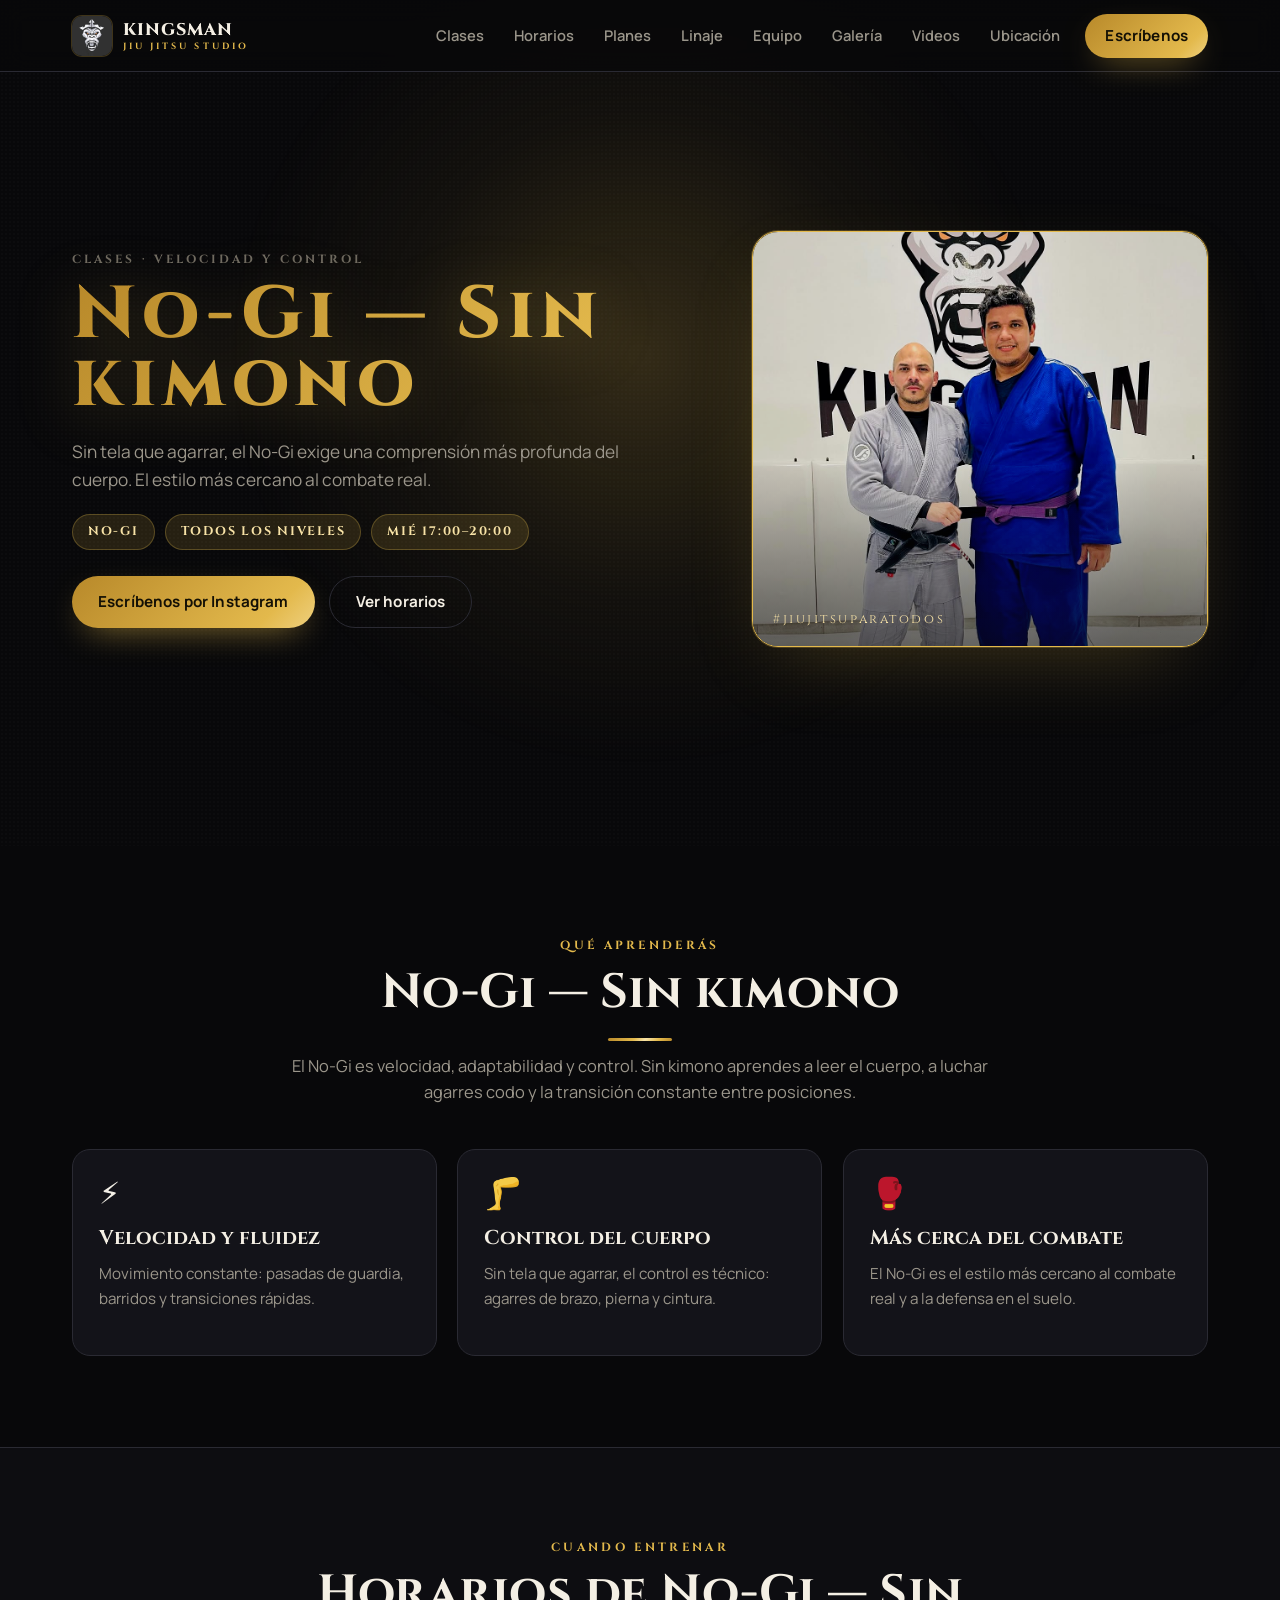
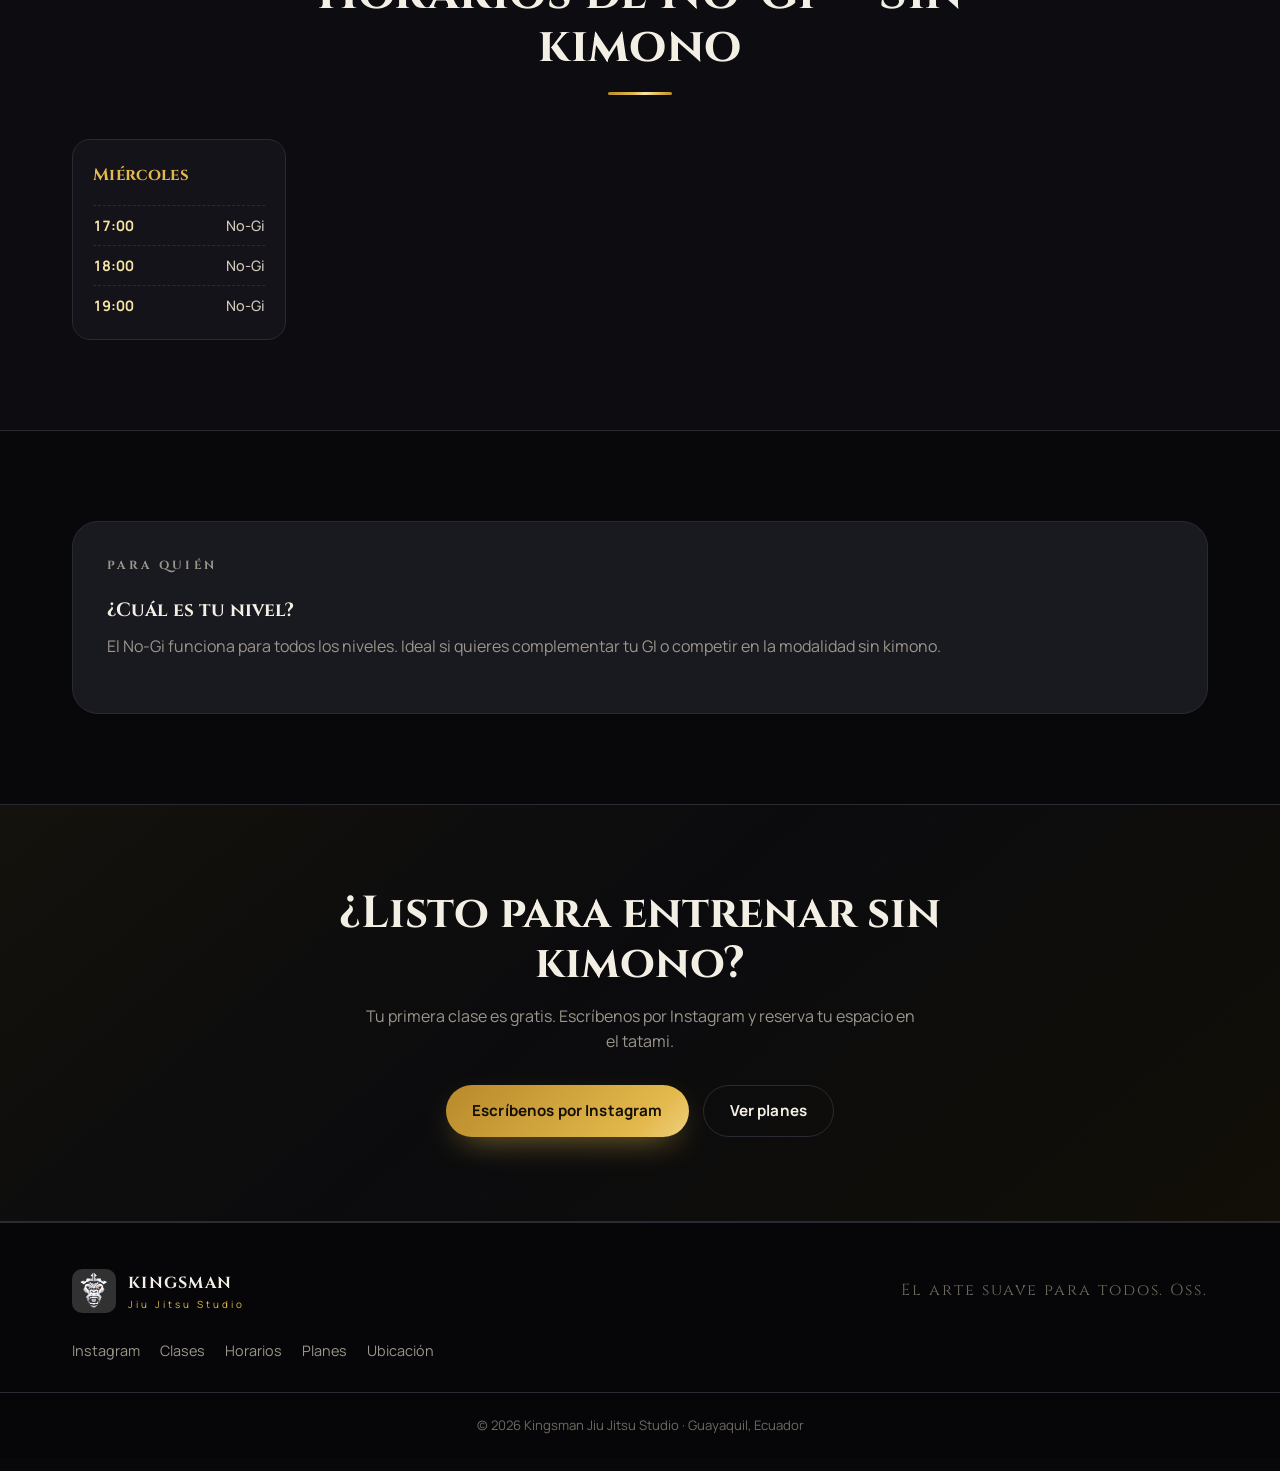
<file: pages/clases/no-gi.html>
<!DOCTYPE html>
<html lang="es">
<head>
<meta charset="UTF-8">
<meta name="viewport" content="width=device-width, initial-scale=1.0">
<script>document.documentElement.classList.add('js');</script>
<script>try{if(localStorage.getItem('kingsman-theme')==='b')document.documentElement.setAttribute('data-theme','b')}catch(e){}</script>
<title>No-Gi — Sin kimono | Kingsman Jiu Jitsu Studio</title>
<meta name="description" content="Clases de No-Gi (Jiu-Jitsu sin kimono) en Guayaquil. Velocidad y control. Escríbenos por Instagram.">
<link rel="canonical" href="https://kingsmanjiujitsustudio.com/clases/no-gi.html">
<meta property="og:type" content="website">
<meta property="og:url" content="https://kingsmanjiujitsustudio.com/clases/no-gi.html">
<meta property="og:title" content="No-Gi — Sin kimono | Kingsman Jiu Jitsu Studio">
<meta property="og:description" content="Clases de No-Gi (Jiu-Jitsu sin kimono) en Guayaquil. Velocidad y control. Escríbenos por Instagram.">
<meta property="og:image" content="https://kingsmanjiujitsustudio.com/assets/logo.jpg">
<meta property="og:locale" content="es_EC">
<meta name="twitter:card" content="summary_large_image">
<link rel="icon" type="image/jpeg" href="../../assets/logo.jpg">
<link rel="preconnect" href="https://fonts.googleapis.com">
<link rel="preconnect" href="https://fonts.gstatic.com" crossorigin>
<link href="https://fonts.googleapis.com/css2?family=Cinzel:wght@600;700;800&family=Manrope:wght@400;500;600;700;800&display=swap" rel="stylesheet">
<link rel="stylesheet" href="../../style.css">
</head>
<body>

<header class="site-header">
  <nav class="nav container" aria-label="Principal">
    <a class="brand" href="../../index.html#top">
      <img class="brand-logo" src="../../assets/logo.jpg" alt="Kingsman Jiu Jitsu Studio" width="40" height="40">
      <span class="brand-word">KINGSMAN<small>JIU JITSU STUDIO</small></span>
    </a>
    <button class="nav-toggle" aria-expanded="false" aria-controls="nav-menu" aria-label="Abrir menú">
      <span></span><span></span><span></span>
    </button>
    <ul class="nav-menu" id="nav-menu">
      <li><a class="nav-link" href="../../index.html#clases">Clases</a></li>
      <li><a class="nav-link" href="../../index.html#horarios">Horarios</a></li>
      <li><a class="nav-link" href="../../index.html#planes">Planes</a></li>
      <li><a class="nav-link" href="../../index.html#linaje">Linaje</a></li>
      <li><a class="nav-link" href="../../index.html#equipo">Equipo</a></li>
      <li><a class="nav-link" href="../../index.html#galeria">Galería</a></li>
      <li><a class="nav-link" href="../../index.html#videos">Videos</a></li>
      <li><a class="nav-link" href="../../index.html#ubicacion">Ubicación</a></li>
      <li><a class="btn btn-gold nav-cta" href="https://ig.me/m/kingsmanjiujitsustudio" target="_blank" rel="noopener">Escríbenos</a></li>
    </ul>
  </nav>
</header>

<section class="hero hero-page" id="top">
  <div class="hero-bg" aria-hidden="true"><div class="hero-glow"></div><div class="hero-grain"></div></div>
  <div class="hero-inner container">
    <div class="hero-copy reveal">
      <p class="kicker">Clases · Velocidad y control</p>
      <h1 class="wordmark"><span class="wm-line wm-line--sm">No-Gi — Sin kimono</span></h1>
      <p class="hero-lede">Sin tela que agarrar, el No-Gi exige una comprensión más profunda del cuerpo. El estilo más cercano al combate real.</p>
      <div class="hero-tags"><span>No-Gi</span><span>Todos los niveles</span><span>Mié 17:00–20:00</span></div>
      <div class="hero-actions">
        <a class="btn btn-gold" href="https://ig.me/m/kingsmanjiujitsustudio" target="_blank" rel="noopener">Escríbenos por Instagram</a>
        <a class="btn btn-ghost" href="../../index.html#horarios">Ver horarios</a>
      </div>
    </div>
    <figure class="hero-card tilt reveal" data-tilt>
      <img src="../../assets/photos/post11.jpg" alt="Entrenamiento de No-Gi en Kingsman" loading="eager">
      <figcaption class="hero-card-caption">#jiujitsuparatodos</figcaption>
    </figure>
  </div>
</section>

<section class="section" id="que">
  <div class="container">
    <header class="section-head reveal">
      <p class="kicker">Qué aprenderás</p>
      <h2 class="section-title">No-Gi — Sin kimono</h2>
      <p class="section-sub">El No-Gi es velocidad, adaptabilidad y control. Sin kimono aprendes a leer el cuerpo, a luchar agarres codo y la transición constante entre posiciones.</p>
    </header>
    <div class="cards">
      
      <article class="card tilt reveal" data-tilt>
        <div class="card-ico">⚡</div>
        <h3>Velocidad y fluidez</h3>
        <p>Movimiento constante: pasadas de guardia, barridos y transiciones rápidas.</p>
      </article>
      <article class="card tilt reveal" data-tilt>
        <div class="card-ico">🦵</div>
        <h3>Control del cuerpo</h3>
        <p>Sin tela que agarrar, el control es técnico: agarres de brazo, pierna y cintura.</p>
      </article>
      <article class="card tilt reveal" data-tilt>
        <div class="card-ico">🥊</div>
        <h3>Más cerca del combate</h3>
        <p>El No-Gi es el estilo más cercano al combate real y a la defensa en el suelo.</p>
      </article>
    </div>
  </div>
</section>

<section class="section section-alt" id="horario">
  <div class="container">
    <header class="section-head reveal">
      <p class="kicker">Cuando entrenar</p>
      <h2 class="section-title">Horarios de No-Gi — Sin kimono</h2>
    </header>
    <div class="cards-slots">
      <div class="day"><h3>Miércoles</h3><ul class="slots"><li><b>17:00</b><span>No-Gi</span></li><li><b>18:00</b><span>No-Gi</span></li><li><b>19:00</b><span>No-Gi</span></li></ul></div></div>
  </div>
</section>

<section class="section" id="nivel">
  <div class="container">
    <div class="plan-note reveal">
      <p class='kicker'>Para quién</p><h4>¿Cuál es tu nivel?</h4><p>El No-Gi funciona para todos los niveles. Ideal si quieres complementar tu GI o competir en la modalidad sin kimono.</p>
    </div>
  </div>
</section>

<section class="cta-band">
  <div class="container cta-inner reveal">
    <h2 class="cta-title">¿Listo para entrenar sin kimono?</h2>
    <p class="cta-sub">Tu primera clase es gratis. Escríbenos por Instagram y reserva tu espacio en el tatami.</p>
    <div class="hero-actions">
      <a class="btn btn-gold" href="https://ig.me/m/kingsmanjiujitsustudio" target="_blank" rel="noopener">Escríbenos por Instagram</a>
      <a class="btn btn-ghost" href="../../index.html#planes">Ver planes</a>
    </div>
  </div>
</section>

<footer class="site-footer">
  <div class="container footer-inner">
    <div class="footer-brand">
      <img src="../../assets/logo.jpg" alt="Kingsman logo" width="44" height="44">
      <div><b>KINGSMAN</b><small>Jiu Jitsu Studio</small></div>
    </div>
    <p class="footer-tag">El arte suave para todos. Oss.</p>
    <div class="footer-links">
      <a href="https://www.instagram.com/kingsmanjiujitsustudio/" target="_blank" rel="noopener">Instagram</a>
      <a href="../../index.html#clases">Clases</a>
      <a href="../../index.html#horarios">Horarios</a>
      <a href="../../index.html#planes">Planes</a>
      <a href="../../index.html#ubicacion">Ubicación</a>
    </div>
  </div>
  <p class="footer-copy">© <span class="yr">2026</span> Kingsman Jiu Jitsu Studio · Guayaquil, Ecuador</p>
</footer>

<!-- Dev A/B design toggle (development only) -->
<div class="dev-toggle" role="group" aria-label="Cambiar diseño de desarrollo">
  <span class="lbl">Diseño</span>
  <button type="button" data-theme-btn="a" aria-pressed="true">A · negro</button>
  <button type="button" data-theme-btn="b" aria-pressed="false">B · claro</button>
</div>

<script src="../../animate.js"></script>
</body>
</html>
</file>
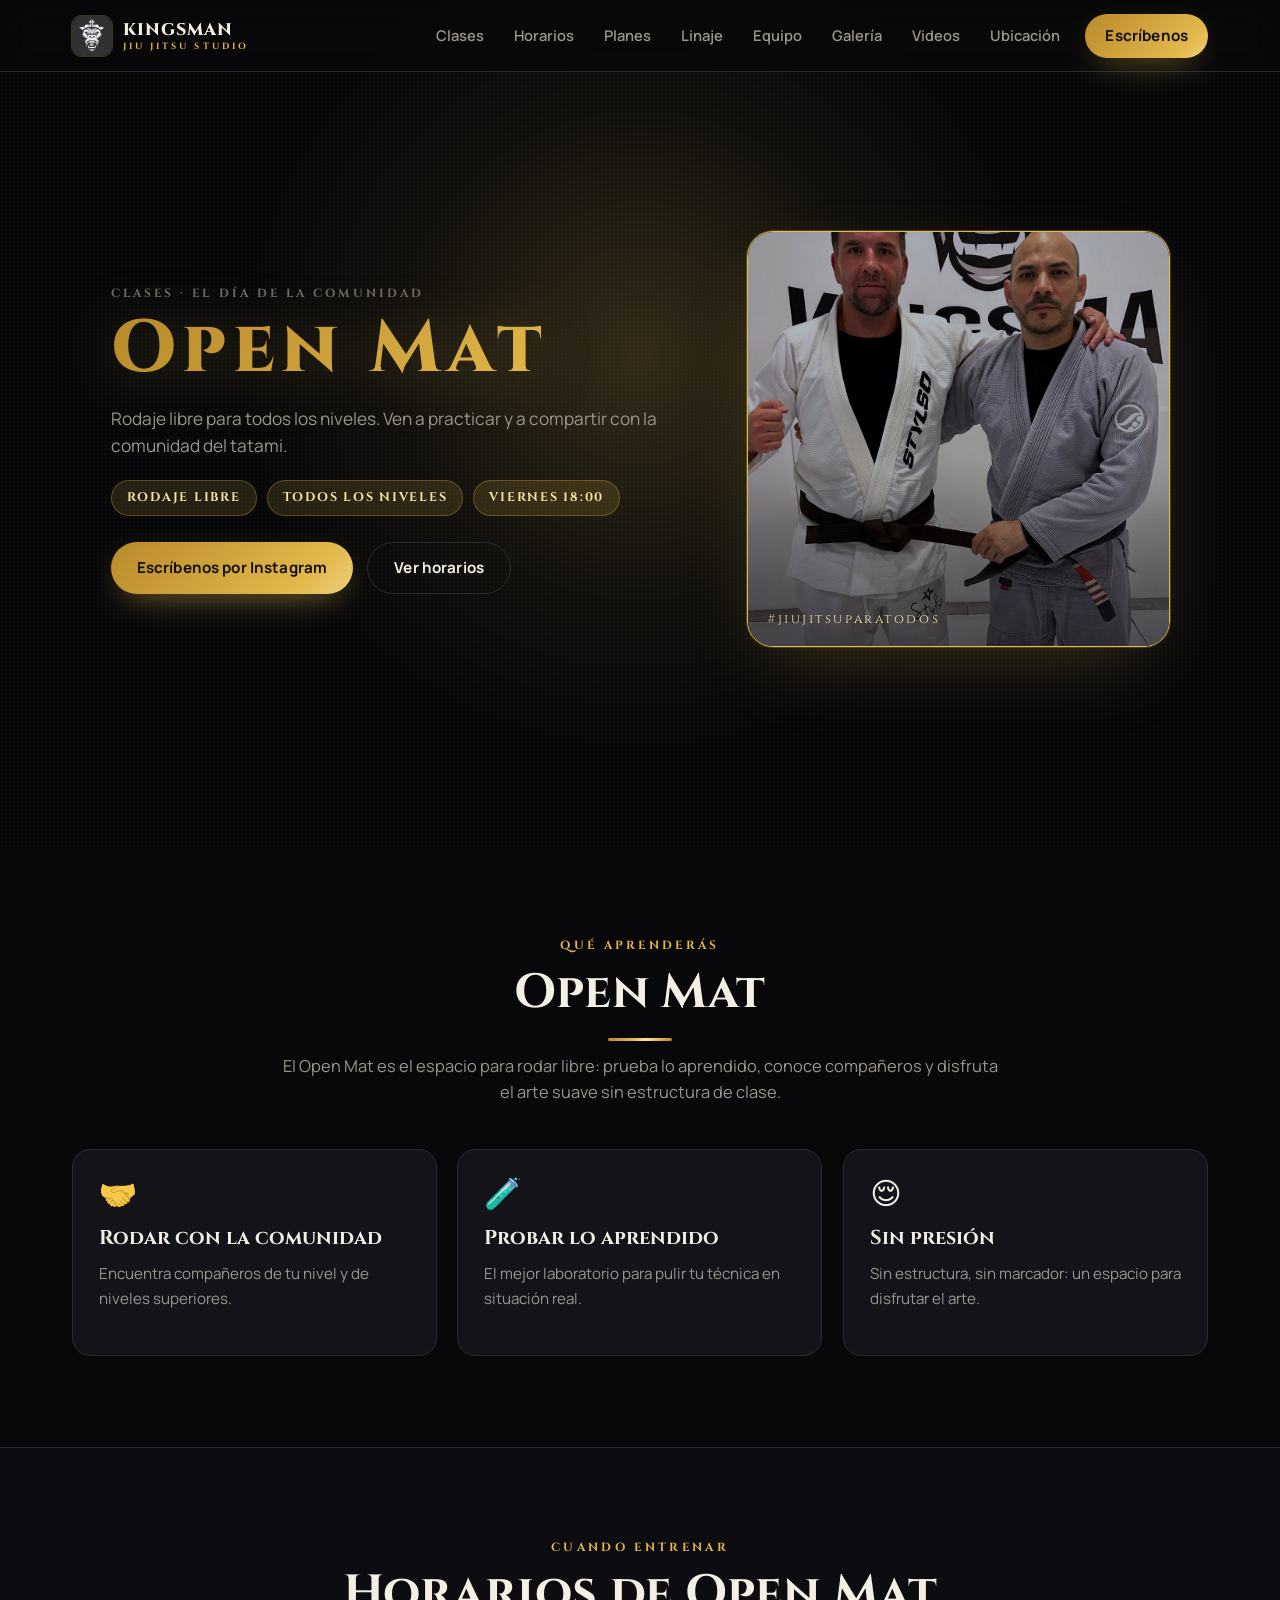
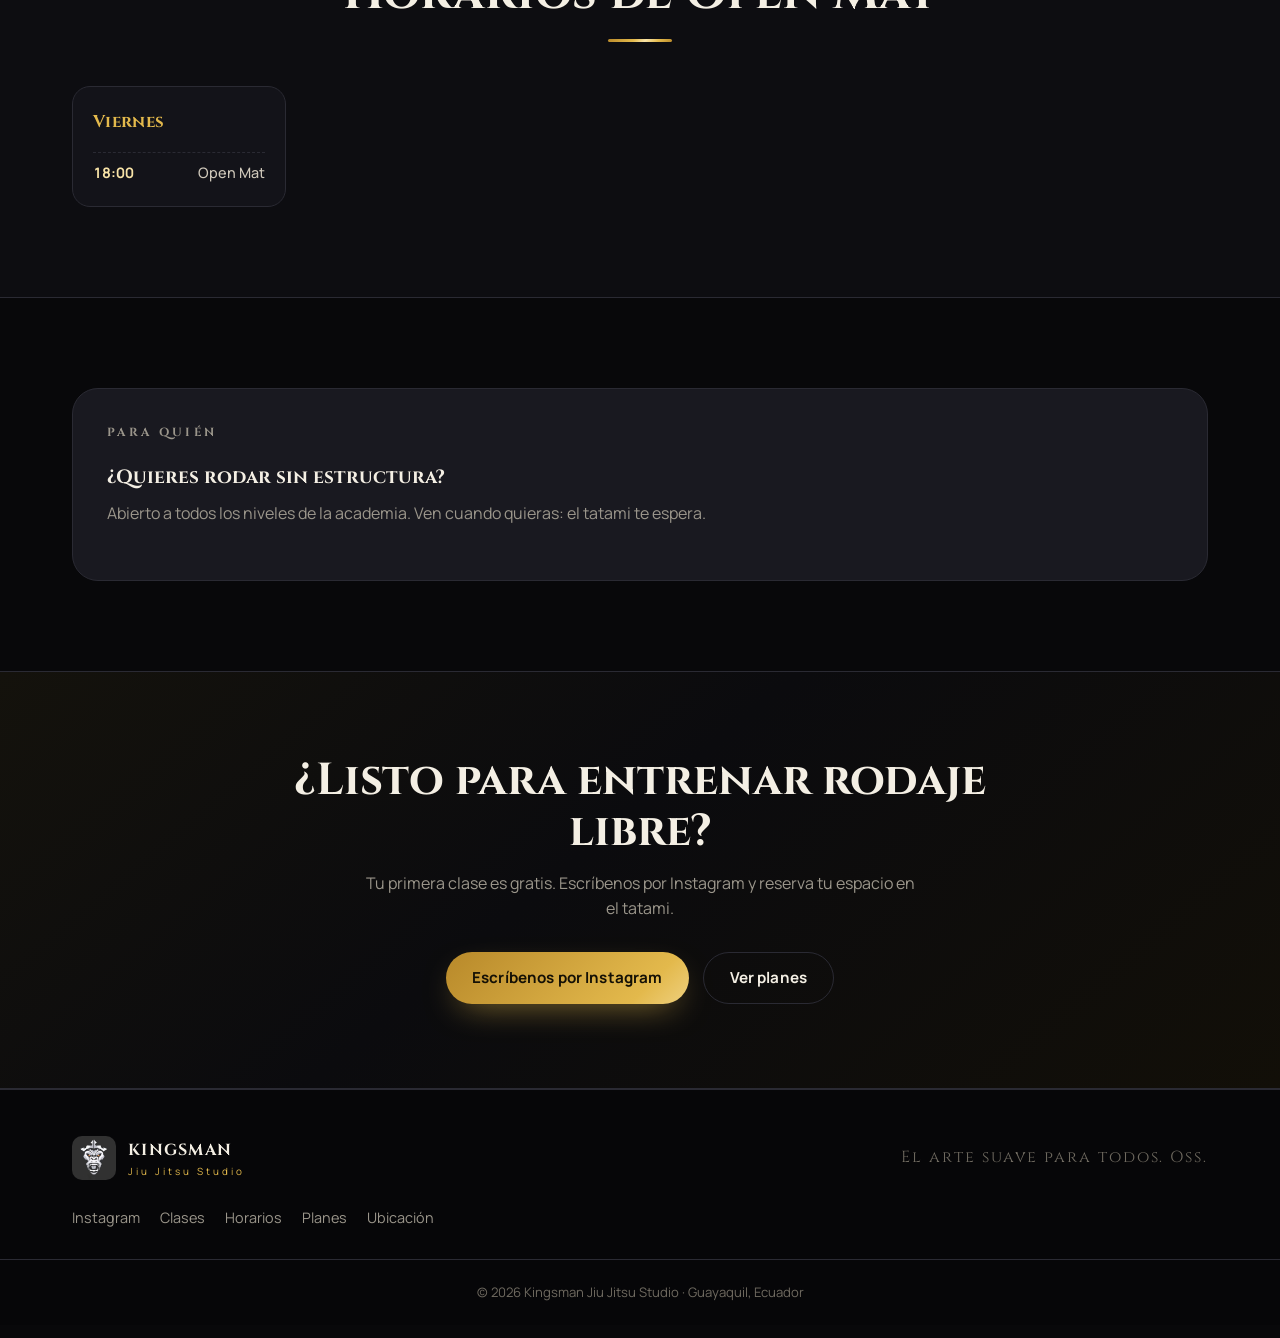
<file: pages/clases/open-mat.html>
<!DOCTYPE html>
<html lang="es">
<head>
<meta charset="UTF-8">
<meta name="viewport" content="width=device-width, initial-scale=1.0">
<script>document.documentElement.classList.add('js');</script>
<script>try{if(localStorage.getItem('kingsman-theme')==='b')document.documentElement.setAttribute('data-theme','b')}catch(e){}</script>
<title>Open Mat | Kingsman Jiu Jitsu Studio</title>
<meta name="description" content="Open Mat semanal en Kingsman Jiu Jitsu Studio (Guayaquil). Rodaje libre para todos los niveles. Escríbenos por Instagram.">
<link rel="canonical" href="https://kingsmanjiujitsustudio.com/clases/open-mat.html">
<meta property="og:type" content="website">
<meta property="og:url" content="https://kingsmanjiujitsustudio.com/clases/open-mat.html">
<meta property="og:title" content="Open Mat | Kingsman Jiu Jitsu Studio">
<meta property="og:description" content="Open Mat semanal en Kingsman Jiu Jitsu Studio (Guayaquil). Rodaje libre para todos los niveles. Escríbenos por Instagram.">
<meta property="og:image" content="https://kingsmanjiujitsustudio.com/assets/logo.jpg">
<meta property="og:locale" content="es_EC">
<meta name="twitter:card" content="summary_large_image">
<link rel="icon" type="image/jpeg" href="../../assets/logo.jpg">
<link rel="preconnect" href="https://fonts.googleapis.com">
<link rel="preconnect" href="https://fonts.gstatic.com" crossorigin>
<link href="https://fonts.googleapis.com/css2?family=Cinzel:wght@600;700;800&family=Manrope:wght@400;500;600;700;800&display=swap" rel="stylesheet">
<link rel="stylesheet" href="../../style.css">
</head>
<body>

<header class="site-header">
  <nav class="nav container" aria-label="Principal">
    <a class="brand" href="../../index.html#top">
      <img class="brand-logo" src="../../assets/logo.jpg" alt="Kingsman Jiu Jitsu Studio" width="40" height="40">
      <span class="brand-word">KINGSMAN<small>JIU JITSU STUDIO</small></span>
    </a>
    <button class="nav-toggle" aria-expanded="false" aria-controls="nav-menu" aria-label="Abrir menú">
      <span></span><span></span><span></span>
    </button>
    <ul class="nav-menu" id="nav-menu">
      <li><a class="nav-link" href="../../index.html#clases">Clases</a></li>
      <li><a class="nav-link" href="../../index.html#horarios">Horarios</a></li>
      <li><a class="nav-link" href="../../index.html#planes">Planes</a></li>
      <li><a class="nav-link" href="../../index.html#linaje">Linaje</a></li>
      <li><a class="nav-link" href="../../index.html#equipo">Equipo</a></li>
      <li><a class="nav-link" href="../../index.html#galeria">Galería</a></li>
      <li><a class="nav-link" href="../../index.html#videos">Videos</a></li>
      <li><a class="nav-link" href="../../index.html#ubicacion">Ubicación</a></li>
      <li><a class="btn btn-gold nav-cta" href="https://ig.me/m/kingsmanjiujitsustudio" target="_blank" rel="noopener">Escríbenos</a></li>
    </ul>
  </nav>
</header>

<section class="hero hero-page" id="top">
  <div class="hero-bg" aria-hidden="true"><div class="hero-glow"></div><div class="hero-grain"></div></div>
  <div class="hero-inner container">
    <div class="hero-copy reveal">
      <p class="kicker">Clases · El día de la comunidad</p>
      <h1 class="wordmark"><span class="wm-line wm-line--sm">Open Mat</span></h1>
      <p class="hero-lede">Rodaje libre para todos los niveles. Ven a practicar y a compartir con la comunidad del tatami.</p>
      <div class="hero-tags"><span>Rodaje libre</span><span>Todos los niveles</span><span>Viernes 18:00</span></div>
      <div class="hero-actions">
        <a class="btn btn-gold" href="https://ig.me/m/kingsmanjiujitsustudio" target="_blank" rel="noopener">Escríbenos por Instagram</a>
        <a class="btn btn-ghost" href="../../index.html#horarios">Ver horarios</a>
      </div>
    </div>
    <figure class="hero-card tilt reveal" data-tilt>
      <img src="../../assets/photos/post10.jpg" alt="Open Mat y comunidad en Kingsman" loading="eager">
      <figcaption class="hero-card-caption">#jiujitsuparatodos</figcaption>
    </figure>
  </div>
</section>

<section class="section" id="que">
  <div class="container">
    <header class="section-head reveal">
      <p class="kicker">Qué aprenderás</p>
      <h2 class="section-title">Open Mat</h2>
      <p class="section-sub">El Open Mat es el espacio para rodar libre: prueba lo aprendido, conoce compañeros y disfruta el arte suave sin estructura de clase.</p>
    </header>
    <div class="cards">
      
      <article class="card tilt reveal" data-tilt>
        <div class="card-ico">🤝</div>
        <h3>Rodar con la comunidad</h3>
        <p>Encuentra compañeros de tu nivel y de niveles superiores.</p>
      </article>
      <article class="card tilt reveal" data-tilt>
        <div class="card-ico">🧪</div>
        <h3>Probar lo aprendido</h3>
        <p>El mejor laboratorio para pulir tu técnica en situación real.</p>
      </article>
      <article class="card tilt reveal" data-tilt>
        <div class="card-ico">😌</div>
        <h3>Sin presión</h3>
        <p>Sin estructura, sin marcador: un espacio para disfrutar el arte.</p>
      </article>
    </div>
  </div>
</section>

<section class="section section-alt" id="horario">
  <div class="container">
    <header class="section-head reveal">
      <p class="kicker">Cuando entrenar</p>
      <h2 class="section-title">Horarios de Open Mat</h2>
    </header>
    <div class="cards-slots">
      <div class="day"><h3>Viernes</h3><ul class="slots"><li><b>18:00</b><span>Open Mat</span></li></ul></div></div>
  </div>
</section>

<section class="section" id="nivel">
  <div class="container">
    <div class="plan-note reveal">
      <p class='kicker'>Para quién</p><h4>¿Quieres rodar sin estructura?</h4><p>Abierto a todos los niveles de la academia. Ven cuando quieras: el tatami te espera.</p>
    </div>
  </div>
</section>

<section class="cta-band">
  <div class="container cta-inner reveal">
    <h2 class="cta-title">¿Listo para entrenar rodaje libre?</h2>
    <p class="cta-sub">Tu primera clase es gratis. Escríbenos por Instagram y reserva tu espacio en el tatami.</p>
    <div class="hero-actions">
      <a class="btn btn-gold" href="https://ig.me/m/kingsmanjiujitsustudio" target="_blank" rel="noopener">Escríbenos por Instagram</a>
      <a class="btn btn-ghost" href="../../index.html#planes">Ver planes</a>
    </div>
  </div>
</section>

<footer class="site-footer">
  <div class="container footer-inner">
    <div class="footer-brand">
      <img src="../../assets/logo.jpg" alt="Kingsman logo" width="44" height="44">
      <div><b>KINGSMAN</b><small>Jiu Jitsu Studio</small></div>
    </div>
    <p class="footer-tag">El arte suave para todos. Oss.</p>
    <div class="footer-links">
      <a href="https://www.instagram.com/kingsmanjiujitsustudio/" target="_blank" rel="noopener">Instagram</a>
      <a href="../../index.html#clases">Clases</a>
      <a href="../../index.html#horarios">Horarios</a>
      <a href="../../index.html#planes">Planes</a>
      <a href="../../index.html#ubicacion">Ubicación</a>
    </div>
  </div>
  <p class="footer-copy">© <span class="yr">2026</span> Kingsman Jiu Jitsu Studio · Guayaquil, Ecuador</p>
</footer>

<!-- Dev A/B design toggle (development only) -->
<div class="dev-toggle" role="group" aria-label="Cambiar diseño de desarrollo">
  <span class="lbl">Diseño</span>
  <button type="button" data-theme-btn="a" aria-pressed="true">A · negro</button>
  <button type="button" data-theme-btn="b" aria-pressed="false">B · claro</button>
</div>

<script src="../../animate.js"></script>
</body>
</html>
</file>
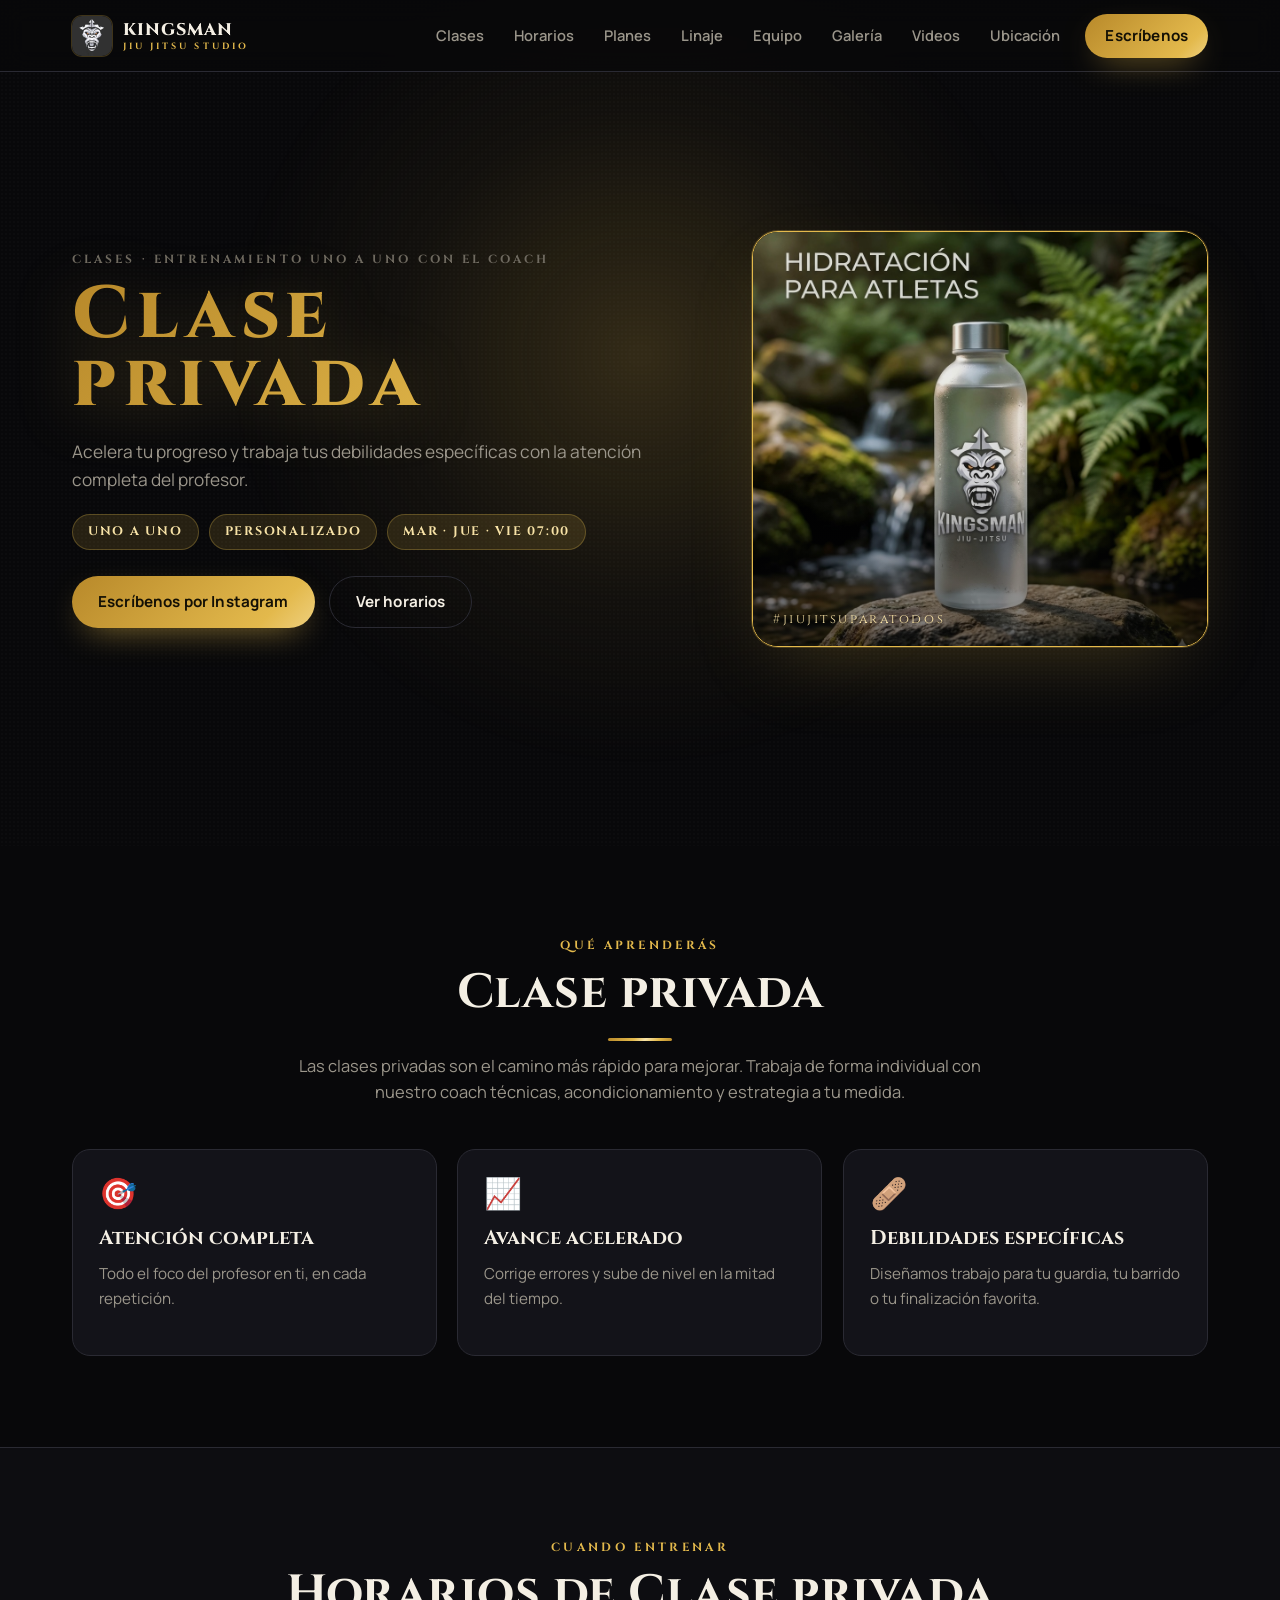
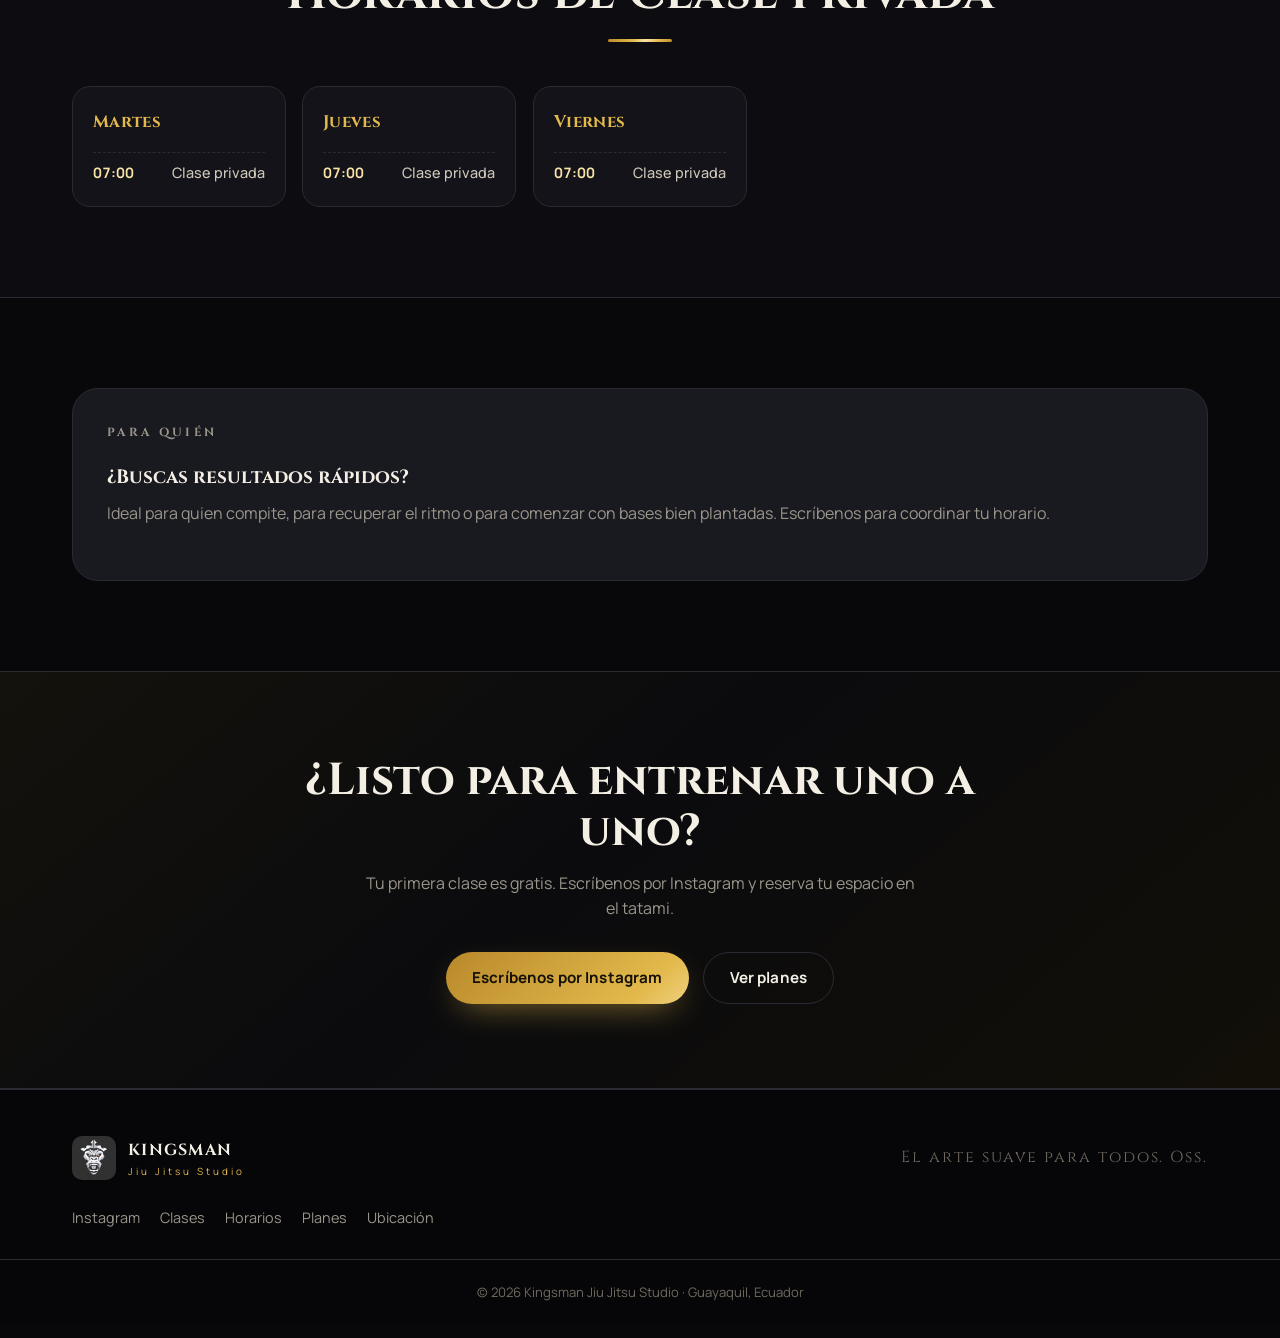
<file: pages/clases/privada.html>
<!DOCTYPE html>
<html lang="es">
<head>
<meta charset="UTF-8">
<meta name="viewport" content="width=device-width, initial-scale=1.0">
<script>document.documentElement.classList.add('js');</script>
<script>try{if(localStorage.getItem('kingsman-theme')==='b')document.documentElement.setAttribute('data-theme','b')}catch(e){}</script>
<title>Clase privada | Kingsman Jiu Jitsu Studio</title>
<meta name="description" content="Entrenamiento personalizado uno a uno en Kingsman Jiu Jitsu Studio (Guayaquil). Acelera tu progreso. Escríbenos por Instagram.">
<link rel="canonical" href="https://kingsmanjiujitsustudio.com/clases/privada.html">
<meta property="og:type" content="website">
<meta property="og:url" content="https://kingsmanjiujitsustudio.com/clases/privada.html">
<meta property="og:title" content="Clase privada | Kingsman Jiu Jitsu Studio">
<meta property="og:description" content="Entrenamiento personalizado uno a uno en Kingsman Jiu Jitsu Studio (Guayaquil). Acelera tu progreso. Escríbenos por Instagram.">
<meta property="og:image" content="https://kingsmanjiujitsustudio.com/assets/logo.jpg">
<meta property="og:locale" content="es_EC">
<meta name="twitter:card" content="summary_large_image">
<link rel="icon" type="image/jpeg" href="../../assets/logo.jpg">
<link rel="preconnect" href="https://fonts.googleapis.com">
<link rel="preconnect" href="https://fonts.gstatic.com" crossorigin>
<link href="https://fonts.googleapis.com/css2?family=Cinzel:wght@600;700;800&family=Manrope:wght@400;500;600;700;800&display=swap" rel="stylesheet">
<link rel="stylesheet" href="../../style.css">
</head>
<body>

<header class="site-header">
  <nav class="nav container" aria-label="Principal">
    <a class="brand" href="../../index.html#top">
      <img class="brand-logo" src="../../assets/logo.jpg" alt="Kingsman Jiu Jitsu Studio" width="40" height="40">
      <span class="brand-word">KINGSMAN<small>JIU JITSU STUDIO</small></span>
    </a>
    <button class="nav-toggle" aria-expanded="false" aria-controls="nav-menu" aria-label="Abrir menú">
      <span></span><span></span><span></span>
    </button>
    <ul class="nav-menu" id="nav-menu">
      <li><a class="nav-link" href="../../index.html#clases">Clases</a></li>
      <li><a class="nav-link" href="../../index.html#horarios">Horarios</a></li>
      <li><a class="nav-link" href="../../index.html#planes">Planes</a></li>
      <li><a class="nav-link" href="../../index.html#linaje">Linaje</a></li>
      <li><a class="nav-link" href="../../index.html#equipo">Equipo</a></li>
      <li><a class="nav-link" href="../../index.html#galeria">Galería</a></li>
      <li><a class="nav-link" href="../../index.html#videos">Videos</a></li>
      <li><a class="nav-link" href="../../index.html#ubicacion">Ubicación</a></li>
      <li><a class="btn btn-gold nav-cta" href="https://ig.me/m/kingsmanjiujitsustudio" target="_blank" rel="noopener">Escríbenos</a></li>
    </ul>
  </nav>
</header>

<section class="hero hero-page" id="top">
  <div class="hero-bg" aria-hidden="true"><div class="hero-glow"></div><div class="hero-grain"></div></div>
  <div class="hero-inner container">
    <div class="hero-copy reveal">
      <p class="kicker">Clases · Entrenamiento uno a uno con el coach</p>
      <h1 class="wordmark"><span class="wm-line wm-line--sm">Clase privada</span></h1>
      <p class="hero-lede">Acelera tu progreso y trabaja tus debilidades específicas con la atención completa del profesor.</p>
      <div class="hero-tags"><span>Uno a uno</span><span>Personalizado</span><span>Mar · Jue · Vie 07:00</span></div>
      <div class="hero-actions">
        <a class="btn btn-gold" href="https://ig.me/m/kingsmanjiujitsustudio" target="_blank" rel="noopener">Escríbenos por Instagram</a>
        <a class="btn btn-ghost" href="../../index.html#horarios">Ver horarios</a>
      </div>
    </div>
    <figure class="hero-card tilt reveal" data-tilt>
      <img src="../../assets/photos/post05.jpg" alt="Entrenamiento personalizado en Kingsman" loading="eager">
      <figcaption class="hero-card-caption">#jiujitsuparatodos</figcaption>
    </figure>
  </div>
</section>

<section class="section" id="que">
  <div class="container">
    <header class="section-head reveal">
      <p class="kicker">Qué aprenderás</p>
      <h2 class="section-title">Clase privada</h2>
      <p class="section-sub">Las clases privadas son el camino más rápido para mejorar. Trabaja de forma individual con nuestro coach técnicas, acondicionamiento y estrategia a tu medida.</p>
    </header>
    <div class="cards">
      
      <article class="card tilt reveal" data-tilt>
        <div class="card-ico">🎯</div>
        <h3>Atención completa</h3>
        <p>Todo el foco del profesor en ti, en cada repetición.</p>
      </article>
      <article class="card tilt reveal" data-tilt>
        <div class="card-ico">📈</div>
        <h3>Avance acelerado</h3>
        <p>Corrige errores y sube de nivel en la mitad del tiempo.</p>
      </article>
      <article class="card tilt reveal" data-tilt>
        <div class="card-ico">🩹</div>
        <h3>Debilidades específicas</h3>
        <p>Diseñamos trabajo para tu guardia, tu barrido o tu finalización favorita.</p>
      </article>
    </div>
  </div>
</section>

<section class="section section-alt" id="horario">
  <div class="container">
    <header class="section-head reveal">
      <p class="kicker">Cuando entrenar</p>
      <h2 class="section-title">Horarios de Clase privada</h2>
    </header>
    <div class="cards-slots">
      <div class="day"><h3>Martes</h3><ul class="slots"><li><b>07:00</b><span>Clase privada</span></li></ul></div>
      <div class="day"><h3>Jueves</h3><ul class="slots"><li><b>07:00</b><span>Clase privada</span></li></ul></div>
      <div class="day"><h3>Viernes</h3><ul class="slots"><li><b>07:00</b><span>Clase privada</span></li></ul></div></div>
  </div>
</section>

<section class="section" id="nivel">
  <div class="container">
    <div class="plan-note reveal">
      <p class='kicker'>Para quién</p><h4>¿Buscas resultados rápidos?</h4><p>Ideal para quien compite, para recuperar el ritmo o para comenzar con bases bien plantadas. Escríbenos para coordinar tu horario.</p>
    </div>
  </div>
</section>

<section class="cta-band">
  <div class="container cta-inner reveal">
    <h2 class="cta-title">¿Listo para entrenar uno a uno?</h2>
    <p class="cta-sub">Tu primera clase es gratis. Escríbenos por Instagram y reserva tu espacio en el tatami.</p>
    <div class="hero-actions">
      <a class="btn btn-gold" href="https://ig.me/m/kingsmanjiujitsustudio" target="_blank" rel="noopener">Escríbenos por Instagram</a>
      <a class="btn btn-ghost" href="../../index.html#planes">Ver planes</a>
    </div>
  </div>
</section>

<footer class="site-footer">
  <div class="container footer-inner">
    <div class="footer-brand">
      <img src="../../assets/logo.jpg" alt="Kingsman logo" width="44" height="44">
      <div><b>KINGSMAN</b><small>Jiu Jitsu Studio</small></div>
    </div>
    <p class="footer-tag">El arte suave para todos. Oss.</p>
    <div class="footer-links">
      <a href="https://www.instagram.com/kingsmanjiujitsustudio/" target="_blank" rel="noopener">Instagram</a>
      <a href="../../index.html#clases">Clases</a>
      <a href="../../index.html#horarios">Horarios</a>
      <a href="../../index.html#planes">Planes</a>
      <a href="../../index.html#ubicacion">Ubicación</a>
    </div>
  </div>
  <p class="footer-copy">© <span class="yr">2026</span> Kingsman Jiu Jitsu Studio · Guayaquil, Ecuador</p>
</footer>

<!-- Dev A/B design toggle (development only) -->
<div class="dev-toggle" role="group" aria-label="Cambiar diseño de desarrollo">
  <span class="lbl">Diseño</span>
  <button type="button" data-theme-btn="a" aria-pressed="true">A · negro</button>
  <button type="button" data-theme-btn="b" aria-pressed="false">B · claro</button>
</div>

<script src="../../animate.js"></script>
</body>
</html>
</file>
<file: style.css>
/* =====================================================
   Kingsman Jiu Jitsu Studio — one-page landing
   Black + gold · Cinzel display / Manrope body
   Tokens-driven dark theme (site is dark by design)
   ===================================================== */

:root{
  --bg: #08080a;
  --bg-2: #0d0d11;
  --surface: #131319;
  --surface-2: #191920;
  --border: #2a2a33;
  --ink: #f4efe4;
  --muted: #9b968b;
  --muted-2: #6f6a60;

  --gold: #e3b94c;
  --gold-bright: #f8e3a7;
  --gold-deep: #b8892a;
  --gold-soft: rgba(227,185,76,.14);

  --grad-gold: linear-gradient(135deg,#b8892a 0%,#e3b94c 40%,#f8e3a7 58%,#e3b94c 78%,#b8892a 100%);

  --font-display: "Cinzel", "Times New Roman", serif;
  --font-body: "Manrope", "Segoe UI", system-ui, sans-serif;

  --maxw: 1180px;
  --radius: 18px;
  --radius-lg: 26px;
  --shadow: 0 24px 60px -30px rgba(0,0,0,.9);
  --glow: 0 0 0 1px rgba(227,185,76,.25), 0 30px 80px -30px rgba(227,185,76,.28);

  --ease-pop: cubic-bezier(.22,1.15,.36,1);
  --ease-io: cubic-bezier(.19,1,.22,1);
  --nav-h: 72px;
}

*{box-sizing:border-box}
html{scroll-behavior:smooth; scroll-padding-top:calc(var(--nav-h) + 10px)}
body{
  margin:0;
  font-family:var(--font-body);
  background:var(--bg);
  color:var(--ink);
  line-height:1.6;
  -webkit-font-smoothing:antialiased;
  overflow-x:hidden;
}
img{max-width:100%;display:block;object-fit:cover}
a{color:inherit;text-decoration:none}
ul,ol{margin:0;padding:0;list-style:none}
.container{max-width:var(--maxw);margin:0 auto;padding:0 22px}
::selection{background:var(--gold);color:#0a0a0a}

/* ---------- Reveal system (scoped to .js) ---------- */
.js .reveal{opacity:0;transform:translateY(34px);transition:opacity .8s var(--ease-io),transform .8s var(--ease-io)}
.js .reveal.in{opacity:1;transform:none}

/* ---------- Buttons ---------- */
.btn{
  display:inline-flex;align-items:center;justify-content:center;gap:9px;
  padding:13px 26px;border-radius:999px;font-weight:700;font-size:.95rem;
  transition:transform .35s var(--ease-pop),box-shadow .35s,background .3s,color .3s,border-color .3s;
  cursor:pointer;white-space:nowrap;letter-spacing:.01em;
}
.btn-gold{
  background:var(--grad-gold);background-size:200% 200%;color:#141005;
  box-shadow:0 12px 34px -14px rgba(227,185,76,.7);
  animation:gold-drift 6s ease infinite;
}
.btn-gold:hover{transform:translateY(-3px);box-shadow:0 20px 44px -14px rgba(227,185,76,.85)}
.btn-ghost{border:1px solid var(--border);color:var(--ink);background:transparent}
.btn-ghost:hover{border-color:var(--gold);color:var(--gold-bright);transform:translateY(-2px)}
@keyframes gold-drift{0%,100%{background-position:0% 50%}50%{background-position:100% 50%}}

/* ---------- Kicker / section heads ---------- */
.kicker{
  font-family:var(--font-display);color:var(--gold);letter-spacing:.28em;
  text-transform:uppercase;font-size:.74rem;margin:0 0 12px;font-weight:700;
}
.section-head{max-width:720px;margin:0 auto 44px;text-align:center}
.section-sub{color:var(--muted);margin:12px 0 0;font-size:1.03rem}
.section-title{
  font-family:var(--font-display);font-size:clamp(1.9rem,4.4vw,3rem);
  margin:0;line-height:1.1;font-weight:700;letter-spacing:.01em;
}
.section-title::after{content:"";display:block;width:64px;height:3px;margin:18px auto 0;border-radius:3px;background:var(--grad-gold)}

/* ===================================================== NAV */
.site-header{
  position:fixed;inset:0 0 auto 0;z-index:60;height:var(--nav-h);
  background:rgba(8,8,10,.78);
  backdrop-filter:blur(14px);-webkit-backdrop-filter:blur(14px);
  border-bottom:1px solid var(--border);
}
.nav{height:var(--nav-h);display:flex;align-items:center;justify-content:space-between;gap:16px}
.brand{display:flex;align-items:center;gap:11px}
.brand-logo{border-radius:10px;box-shadow:var(--glow);width:40px;height:40px;object-fit:cover}
.brand-word{font-family:var(--font-display);font-weight:800;font-size:1.06rem;line-height:1;letter-spacing:.06em;}
.brand-word small{display:block;font-size:.56rem;color:var(--gold);letter-spacing:.34em;margin-top:3px;font-weight:700}
.nav-menu{display:flex;align-items:center;gap:4px;list-style:none}
.nav-link{
  padding:9px 13px;border-radius:10px;font-weight:600;font-size:.92rem;color:var(--muted);
  transition:color .25s,background .25s;
}
.nav-link:hover{color:var(--gold-bright);background:var(--gold-soft)}
.nav-link.active{color:var(--gold-bright);background:var(--gold-soft)}
.nav-cta{margin-left:8px;padding:10px 20px}
.nav-toggle{display:none;flex-direction:column;justify-content:center;gap:5px;width:44px;height:44px;
  background:none;border:1px solid var(--border);border-radius:12px;cursor:pointer}
.nav-toggle span{display:block;height:2px;width:22px;margin:0 auto;background:var(--gold);border-radius:2px;transition:transform .3s,opacity .3s}
.nav-toggle[aria-expanded="true"] span:nth-child(1){transform:translateY(7px) rotate(45deg)}
.nav-toggle[aria-expanded="true"] span:nth-child(2){opacity:0}
.nav-toggle[aria-expanded="true"] span:nth-child(3){transform:translateY(-7px) rotate(-45deg)}

/* ===================================================== HERO */
.hero{position:relative;min-height:94vh;display:flex;align-items:center;overflow:hidden;
  padding:calc(var(--nav-h) + 30px) 0 70px}
.hero-bg{position:absolute;inset:0;z-index:0}
.hero-glow{
  position:absolute;width:900px;height:900px;left:50%;top:42%;transform:translate(-50%,-50%);
  background:radial-gradient(circle,rgba(227,185,76,.20) 0%,rgba(227,185,76,.05) 38%,transparent 65%);
  filter:blur(6px);
}
.hero-grain{
  position:absolute;inset:0;opacity:.5;
  background-image:radial-gradient(rgba(255,255,255,.03) 1px,transparent 1px);
  background-size:4px 4px;
}
/* min-width:0 — .hero es flex y sin esto el item toma su min-content width
   (la palabra KINGSMAN sin cortar) y desborda el viewport en móvil. */
.hero-inner{position:relative;z-index:2;min-width:0;display:grid;grid-template-columns:1.15fr .85fr;gap:clamp(24px,5vw,70px);align-items:center}
.hero-copy .kicker{color:var(--muted-2);letter-spacing:.26em}
.wordmark{margin:0;font-family:var(--font-display);line-height:.92;text-align:left}
.wm-line{
  display:block;font-size:clamp(2.35rem,10vw,6.6rem);font-weight:800;letter-spacing:.09em;
  background:var(--grad-gold);background-size:220% auto;
  -webkit-background-clip:text;background-clip:text;color:transparent;
  animation:shimmer 7s ease-in-out infinite;
  filter:drop-shadow(0 6px 30px rgba(227,185,76,.28));
}
.wm-sub{display:block;font-size:clamp(.85rem,2.4vw,1.45rem);color:var(--ink);font-weight:700;letter-spacing:.62em;margin-top:14px}
.wm-line--sm{font-size:clamp(2.5rem,7vw,4.6rem)!important}
@keyframes shimmer{0%{background-position:0% 50%}50%{background-position:100% 50%}100%{background-position:0% 50%}}
.hero-lede{color:var(--muted);font-size:1.08rem;max-width:52ch;margin:22px 0 20px}
.hero-tags{display:flex;flex-wrap:wrap;gap:10px;margin:0 0 26px}
.hero-tags span{
  font-family:var(--font-display);font-weight:700;font-size:.78rem;letter-spacing:.14em;text-transform:uppercase;
  color:var(--gold-bright);background:var(--gold-soft);border:1px solid rgba(227,185,76,.28);
  padding:7px 15px;border-radius:999px;transition:transform .3s var(--ease-pop),border-color .3s;
}
.hero-tags span:hover{transform:translateY(-3px);border-color:var(--gold)}
.hero-actions{display:flex;flex-wrap:wrap;gap:14px}
.hero-note{color:var(--muted-2);font-size:.86rem;margin:16px 0 0}

.hero-card{
  position:relative;margin:0;border-radius:var(--radius-lg);overflow:hidden;
  border:1px solid var(--gold);box-shadow:var(--glow);transform-style:preserve-3d;will-change:transform;
}
.hero-card img{width:100%;height:clamp(300px,46vh,480px);object-fit:cover;object-position:50% 30%;
  filter:brightness(.9) contrast(1.05)}
.hero-card::after{content:"";position:absolute;inset:0;pointer-events:none;
  background:linear-gradient(180deg,transparent 55%,rgba(8,8,10,.55))}
.hero-card-caption{
  position:absolute;left:0;right:0;bottom:0;z-index:2;padding:16px 20px;margin:0;
  font-family:var(--font-display);color:var(--gold-bright);font-size:.8rem;letter-spacing:.2em;
}

/* ---------- Hero home: full-bleed background video ---------- */
.hero--home{background:#0a0a0c}
.hero-video{position:absolute;inset:0;width:100%;height:100%;object-fit:cover;object-position:50% 30%;
  filter:brightness(.82) saturate(1.05)}
.hero-scrim{position:absolute;inset:0;
  background:linear-gradient(180deg,rgba(8,8,10,.64),rgba(8,8,10,.80) 55%,rgba(8,8,10,.92))}
.hero--home .hero-inner{display:block;text-align:center;max-width:880px;margin-inline:auto}
.hero--home .hero-copy{text-align:center}
.hero--home .wordmark{text-align:center}
.hero--home .hero-lede{margin-inline:auto}
.hero--home .hero-tags,.hero--home .hero-actions{justify-content:center}

.scroll-hint{position:absolute;left:50%;bottom:26px;transform:translateX(-50%);z-index:3;
  width:26px;height:40px;border:2px solid var(--border);border-radius:14px}
.scroll-hint span{position:absolute;left:50%;top:8px;width:4px;height:8px;margin-left:-2px;
  border-radius:3px;background:var(--gold);animation:hint 1.8s ease-in-out infinite}
@keyframes hint{0%{transform:translateY(0);opacity:1}60%,100%{transform:translateY(14px);opacity:0}}

/* ===================================================== MARQUEE */
.marquee{overflow:hidden;border-block:1px solid var(--border);background:var(--bg-2);padding:14px 0}
.marquee-track{
  display:flex;width:max-content;
  font-family:var(--font-display);font-weight:700;letter-spacing:.22em;text-transform:uppercase;
  color:var(--gold-soft-base,var(--gold));font-size:.9rem;
  animation:marq 26s linear infinite;white-space:nowrap;
}
@keyframes marq{from{transform:translateX(0)}to{transform:translateX(-50%)}}

/* ===================================================== SECTIONS */
.section{padding:90px 0}
.section-alt{background:var(--bg-2);border-block:1px solid var(--border)}

/* ---------- Cards (clases) ---------- */
.cards{display:grid;grid-template-columns:repeat(3,1fr);gap:20px}
.card-anchor{display:block;color:inherit;text-decoration:none}
.card-anchor .card{height:100%}
.card{
  background:var(--surface);border:1px solid var(--border);border-radius:var(--radius);
  padding:28px 26px;transition:transform .4s var(--ease-pop),border-color .3s,box-shadow .4s;will-change:transform;
}
.card:hover{border-color:rgba(227,185,76,.5);box-shadow:var(--glow);transform:translateY(-6px)}
.card-ico{font-size:1.9rem;line-height:1;margin-bottom:14px;filter:grayscale(.2)}
.card h3{font-family:var(--font-display);margin:0 0 8px;font-size:1.25rem}
.card p{color:var(--muted);font-size:.95rem;margin:0 0 16px}
.card .mini{font-size:.74rem;color:var(--gold);font-weight:700;letter-spacing:.16em;text-transform:uppercase}

/* ---------- Week (horarios) ---------- */
.week,.cards-slots{display:grid;grid-template-columns:repeat(5,1fr);gap:16px}
.day{
  background:var(--surface);border:1px solid var(--border);border-radius:var(--radius);
  padding:22px 20px;transition:transform .4s var(--ease-pop),border-color .3s,box-shadow .4s;will-change:transform;
}
.day:hover{border-color:rgba(227,185,76,.5);box-shadow:var(--glow);transform:translateY(-5px)}
.day h3{font-family:var(--font-display);margin:0 0 16px;font-size:1.05rem;color:var(--gold);letter-spacing:.02em}
.slots{display:flex;flex-direction:column;gap:8px}
.slots li{display:flex;justify-content:space-between;align-items:baseline;gap:8px;
  padding-top:8px;border-top:1px dashed var(--border);font-size:.9rem}
.slots li b{color:var(--gold-bright);font-variant-numeric:tabular-nums}
.slots li span{color:#cfc8ba;text-align:right;font-weight:500}
.slots li.am b{color:var(--ink)}

/* ---------- Plans ---------- */
.plans{display:grid;grid-template-columns:380px 1fr;gap:24px;align-items:stretch;max-width:820px;margin:0 auto}
.plan{
  position:relative;background:var(--surface);border:1px solid var(--gold);
  border-radius:var(--radius-lg);padding:38px 34px;text-align:center;box-shadow:var(--glow);
  overflow:hidden;transition:transform .4s var(--ease-pop);
}
.plan::before{content:"";position:absolute;inset:0;pointer-events:none;
  background:radial-gradient(circle at 50% 0%,rgba(227,185,76,.18),transparent 60%)}
.plan h3{font-family:var(--font-display);font-size:1.4rem;margin:0 0 6px}
.plan-price{font-family:var(--font-display);margin:6px 0 20px;color:var(--gold-bright)}
.plan-price .plan-amount{font-size:3.4rem;font-weight:800;background:var(--grad-gold);
  -webkit-background-clip:text;background-clip:text;color:transparent;font-variant-numeric:tabular-nums}
.plan-price small{font-size:1rem;color:var(--muted);margin-left:4px}
.plan-feats{margin:0 0 26px;text-align:left;display:flex;flex-direction:column;gap:10px}
.plan-feats li{position:relative;padding-left:26px;color:var(--ink);font-size:.95rem}
.plan-feats li::before{content:"✦";position:absolute;left:0;color:var(--gold)}
.plan-note{
  background:var(--surface-2);border:1px solid var(--border);border-radius:var(--radius-lg);
  padding:34px;display:flex;flex-direction:column;justify-content:center;
}
.plan-note h4{font-family:var(--font-display);margin:0 0 8px;font-size:1.2rem}
.plan-note p{color:var(--muted);margin:0 0 20px}

/* ---------- Split (linaje) ---------- */
.split{display:grid;grid-template-columns:.9fr 1.1fr;gap:clamp(24px,5vw,60px);align-items:center}
.split-fig{margin:0;border-radius:var(--radius-lg);overflow:hidden;border:1px solid var(--border);box-shadow:var(--shadow);transform-style:preserve-3d}
.split-fig img{width:100%;height:100%;max-height:520px;object-fit:cover;object-position:50% 25%}
.split-body p{color:var(--muted)}
.lineage{margin-top:18px;display:grid;gap:2px}
.lineage li{display:flex;align-items:center;gap:14px;padding:7px 0;color:var(--ink);font-size:1.02rem;
  border-bottom:1px dashed var(--border)}
.lineage li span{
  width:30px;height:30px;flex:none;display:grid;place-items:center;border-radius:8px;
  font-family:var(--font-display);font-weight:700;font-size:.85rem;color:var(--gold);
  background:var(--gold-soft);border:1px solid rgba(227,185,76,.3);
}
.lineage li.gold span{background:var(--grad-gold);color:#141005;border:none}
.lineage li.gold{color:var(--gold-bright);font-weight:700}

/* ---------- Coach ---------- */
.coach{
  display:grid;grid-template-columns:.8fr 1.2fr;gap:clamp(24px,4vw,46px);align-items:center;
  background:var(--surface);border:1px solid var(--border);border-radius:var(--radius-lg);
  padding:clamp(22px,4vw,44px);max-width:880px;margin:0 auto;transform-style:preserve-3d;
}
.coach-photo{border-radius:var(--radius);overflow:hidden;border:1px solid var(--border)}
.coach-photo img{width:100%;height:100%;max-height:420px;object-fit:cover;object-position:top}
.coach-copy h3{font-family:var(--font-display);font-size:clamp(1.4rem,3vw,1.9rem);margin:0 0 12px}
.coach-copy .kicker{color:var(--gold)}
.coach-copy p{color:var(--muted);margin:0 0 12px}
.coach-quote{font-family:var(--font-display);color:var(--gold-bright);font-size:1.05rem;margin-top:16px!important}

/* ---------- Gallery ---------- */
.gallery{display:grid;grid-template-columns:repeat(3,1fr);gap:18px}
.g-item{margin:0;border-radius:var(--radius);overflow:hidden;position:relative;border:1px solid var(--border);cursor:pointer;
  transition:transform .4s var(--ease-pop),box-shadow .4s,border-color .3s}
.g-item:hover{transform:translateY(-6px) scale(1.01);box-shadow:var(--glow);border-color:rgba(227,185,76,.5)}
.g-item img{width:100%;height:260px;object-fit:cover;object-position:50% 22%;transition:transform .8s var(--ease-io)}
.g-item:hover img{transform:scale(1.07)}
.g-item figcaption{position:absolute;left:14px;bottom:12px;margin:0;z-index:2;
  font-family:var(--font-display);font-size:.78rem;letter-spacing:.16em;text-transform:uppercase;color:var(--gold-bright);
  text-shadow:0 2px 8px rgba(0,0,0,.6)}
.g-item::after{content:"";position:absolute;inset:0;background:linear-gradient(180deg,transparent 60%,rgba(8,8,10,.72));pointer-events:none}
.gallery-cta{text-align:center;margin-top:34px}

/* ---------- Chile section ---------- */
.chile-grid{display:grid;grid-template-columns:minmax(0,.8fr) minmax(0,1.2fr);gap:46px;align-items:center}

/* Reel vertical: la relación de aspecto manda, nunca alto fijo */
.chile-reel{position:relative;margin:0;width:min(100%,360px);justify-self:center;
  border-radius:var(--radius-lg);overflow:hidden;border:1px solid var(--border);background:var(--surface);box-shadow:var(--shadow)}
.chile-reel video{display:block;width:100%;height:auto;aspect-ratio:9/16;object-fit:cover}
.chile-reel::after{content:"";position:absolute;inset:0;pointer-events:none;
  background:linear-gradient(180deg,transparent 68%,rgba(8,8,10,.75))}
.chile-reel figcaption{position:absolute;left:16px;bottom:14px;z-index:2;
  font-family:var(--font-display);font-size:.72rem;letter-spacing:.18em;text-transform:uppercase;color:var(--gold-bright);
  text-shadow:0 2px 8px rgba(0,0,0,.7)}

.chile-coach{display:flex;align-items:center;gap:18px;margin-bottom:20px}
.chile-coach img{flex:0 0 auto;width:96px;aspect-ratio:1;height:auto;border-radius:50%;object-fit:cover;object-position:50% 42%;
  border:2px solid rgba(227,185,76,.5);box-shadow:0 0 0 7px rgba(227,185,76,.07)}
/* segundo profesor: mismo bloque en menor jerarquía */
.chile-coach--alt{margin-top:26px}
.chile-coach--alt img{width:72px;border-color:rgba(227,185,76,.32);box-shadow:0 0 0 5px rgba(227,185,76,.05)}
.chile-coach--alt h3{font-size:1.35rem}
.chile-copy h3{font-family:var(--font-display);font-size:1.8rem;margin:0 0 6px;line-height:1.15}
.chile-copy .kicker{color:var(--gold);margin:0}
.chile-copy p{color:var(--muted);margin:0 0 18px}

.chile-facts{display:grid;gap:12px;margin:0 0 26px;padding-left:18px;border-left:2px solid rgba(227,185,76,.35)}
.chile-facts li{color:var(--ink);font-size:.95rem;line-height:1.45}
.chile-facts span{display:block;font-family:var(--font-display);font-size:.68rem;letter-spacing:.2em;
  text-transform:uppercase;color:var(--gold);margin-bottom:3px}

.chile-actions{display:flex;flex-wrap:wrap;gap:14px}

/* Tira de fotos: tiles cuadrados, escalan con el ancho sin achatarse */
.chile-strip{display:grid;grid-template-columns:repeat(4,minmax(0,1fr));gap:16px;margin-top:38px}
.chile-tile{position:relative;margin:0;border-radius:var(--radius);overflow:hidden;border:1px solid var(--border);
  transition:transform .4s var(--ease-pop),box-shadow .4s,border-color .3s}
.chile-tile:hover{transform:translateY(-6px);box-shadow:var(--glow);border-color:rgba(227,185,76,.5)}
.chile-tile img{width:100%;height:auto;aspect-ratio:1;object-fit:cover;transition:transform .8s var(--ease-io)}
.chile-tile:hover img{transform:scale(1.07)}
.chile-tile::after{content:"";position:absolute;inset:0;pointer-events:none;
  background:linear-gradient(180deg,transparent 55%,rgba(8,8,10,.78))}
.chile-tile figcaption{position:absolute;left:14px;bottom:11px;z-index:2;
  font-family:var(--font-display);font-size:.72rem;letter-spacing:.15em;text-transform:uppercase;color:var(--gold-bright);
  text-shadow:0 2px 8px rgba(0,0,0,.6)}

@media(max-width:920px){
  .chile-grid{grid-template-columns:1fr;gap:32px}
  .chile-reel{width:min(100%,330px)}
  .chile-strip{gap:12px;margin-top:30px}
}
@media(max-width:560px){
  .chile-strip{grid-template-columns:repeat(2,minmax(0,1fr))}
  .chile-coach{gap:14px}
  .chile-coach img{width:78px}
  .chile-copy h3{font-size:1.5rem}
}

/* ---------- Where / map ---------- */
.where{display:grid;grid-template-columns:1.2fr .8fr;gap:24px;align-items:stretch}
.map{border-radius:var(--radius);overflow:hidden;border:1px solid var(--border);box-shadow:var(--shadow);min-height:340px}
.map iframe{width:100%;height:100%;min-height:340px;border:0;display:block;filter:grayscale(.3) contrast(1.05)}
.where-copy{background:var(--surface);border:1px solid var(--border);border-radius:var(--radius);padding:34px;display:flex;flex-direction:column;gap:20px;justify-content:center}
.where-copy p{margin:0;color:var(--muted)}
.where-copy p b{color:var(--ink);font-family:var(--font-display);font-size:1.2rem}
.map-note{color:var(--gold)!important;font-family:var(--font-display)}

/* ---------- CTA band ---------- */
.cta-band{position:relative;overflow:hidden;background:linear-gradient(140deg,#14120c,#0b0b0e 45%,#120f08);border-block:1px solid var(--border)}
.cta-inner{position:relative;padding:84px 22px;text-align:center;z-index:2}
.cta-title{font-family:var(--font-display);font-size:clamp(1.7rem,4.4vw,2.8rem);margin:0 auto 14px;max-width:760px;line-height:1.12}
.cta-sub{color:var(--muted);max-width:560px;margin:0 auto 30px}
.cta-inner .hero-actions{justify-content:center}

/* ---------- Footer ---------- */
.site-footer{border-top:1px solid var(--border);background:#060608;padding:46px 0 0}
.footer-inner{display:grid;grid-template-columns:1fr auto;gap:26px;align-items:center}
.footer-brand{display:flex;align-items:center;gap:12px}
.footer-brand img{border-radius:10px}
.footer-brand b{font-family:var(--font-display);letter-spacing:.08em}
.footer-brand small{display:block;color:var(--gold);letter-spacing:.3em;font-size:.62rem}
.footer-tag{color:var(--muted-2);font-family:var(--font-display);letter-spacing:.12em;margin:0}
.footer-links{display:flex;flex-wrap:wrap;gap:6px 20px}
.footer-links a{color:var(--muted);font-size:.9rem;transition:color .25s}
.footer-links a:hover{color:var(--gold-bright)}
.footer-copy{text-align:center;color:var(--muted-2);font-size:.82rem;padding:22px 0;border-top:1px solid var(--border);margin-top:30px}

/* ---------- Linaje: carrusel ---------- */
.carousel{position:relative;
  -webkit-mask-image:linear-gradient(90deg,transparent,#000 4%,#000 96%,transparent);
          mask-image:linear-gradient(90deg,transparent,#000 4%,#000 96%,transparent)}
.carousel-viewport{overflow:hidden}
.carousel-track{display:flex;gap:18px;overflow-x:auto;scroll-snap-type:x mandatory;
  scrollbar-width:none;-ms-overflow-style:none;padding:8px 4px 18px;scroll-behavior:smooth}
.carousel-track::-webkit-scrollbar{display:none}
.c-slide{flex:0 0 auto;width:214px;scroll-snap-align:center;margin:0}
.c-spacer{flex:0 0 auto;flex-basis:calc((100vw - 214px)/2)}
.c-media{position:relative;height:258px;border-radius:var(--radius);overflow:hidden;
  border:1px solid var(--border);background:linear-gradient(160deg,#191920,#0c0c10);
  transition:border-color .3s,box-shadow .35s,transform .4s var(--ease-pop)}
.c-media img{width:100%;height:100%;object-fit:cover;object-position:50% 20%}
.c-slide.is-photo:hover .c-media{transform:translateY(-5px);border-color:rgba(227,185,76,.6);box-shadow:var(--glow)}
.c-media.mono{display:grid;place-items:center;background:radial-gradient(circle at 50% 30%,rgba(227,185,76,.18),transparent 62%),linear-gradient(160deg,#191920,#0c0c10)}
.c-media.mono::after{content:"";position:absolute;inset:0;pointer-events:none;
  background:radial-gradient(circle at 50% 55%,rgba(227,185,76,.22),transparent 60%);opacity:.7}
.m-letter{position:relative;z-index:1;font-family:var(--font-display);font-weight:800;font-size:6rem;line-height:1;
  background:var(--grad-gold);background-size:200% auto;-webkit-background-clip:text;background-clip:text;color:transparent;
  filter:drop-shadow(0 0 26px rgba(227,185,76,.45))}
.c-name{font-family:var(--font-display);font-size:1.04rem;margin:13px 0 3px;text-align:center}
.c-role{color:var(--muted);font-size:.7rem;letter-spacing:.1em;text-align:center;margin:0;text-transform:uppercase}
.c-desc{color:var(--muted);font-size:.8rem;line-height:1.45;text-align:center;margin:8px 10px 0;min-height:3.3em}
.inline-link{color:var(--gold);text-decoration:underline;text-underline-offset:3px}
.car-arrow{position:absolute;top:44%;z-index:4;width:40px;height:40px;border-radius:50%;
  border:1px solid var(--border);background:rgba(8,8,10,.72);color:var(--gold);font-size:1.6rem;line-height:1;
  display:grid;place-items:center;cursor:pointer;padding:0 0 4px;backdrop-filter:blur(6px);-webkit-backdrop-filter:blur(6px);
  transition:background .25s,border-color .25s}
.car-arrow:hover{background:var(--gold-soft);border-color:var(--gold)}
.car-arrow.prev{left:2px}.car-arrow.next{right:2px}
.car-dots{display:flex;justify-content:center;gap:9px;margin-top:6px}
.car-dots button{width:9px;height:9px;border-radius:50%;border:1px solid var(--border);background:transparent;
  cursor:pointer;padding:0;transition:background .25s,transform .25s;opacity:.85}
.car-dots button.on{background:var(--gold);border-color:var(--gold);transform:scale(1.28)}

/* ---------- Linaje: línea de tiempo ---------- */
.timeline-wrap{max-width:680px;margin-top:46px}
.timeline{position:relative;padding:6px 0 4px;margin:0}
.timeline::before{content:"";position:absolute;left:20px;top:10px;bottom:10px;width:2px;
  background:linear-gradient(var(--gold),rgba(227,185,76,.05))}
.timeline li{position:relative;display:flex;gap:20px;align-items:flex-start;padding:11px 0}
.timeline li .t-n{position:relative;z-index:1;flex:none;width:40px;height:40px;display:grid;place-items:center;
  border-radius:50%;font-family:var(--font-display);font-weight:700;font-size:1rem;color:var(--gold);
  background:var(--bg-2);border:1px solid rgba(227,185,76,.4)}
.timeline li.gold .t-n{background:var(--grad-gold);color:#141005;border:none;box-shadow:var(--glow)}
.timeline li div b{font-family:var(--font-display);font-size:1.06rem;display:block;color:var(--ink);line-height:1.3}
.timeline li div small{color:var(--muted);font-size:.86rem}
.timeline li.gold div b{color:var(--gold-bright)}
.photo-credits{text-align:center;color:var(--muted-2);font-size:.76rem;margin:26px 0 0}

/* ===================================================== RESPONSIVE */
@media (max-width:980px){
  .hero-inner{grid-template-columns:1fr;gap:36px}
  .wordmark,.hero-copy .kicker{text-align:center}
  .hero-copy{text-align:center}
  .hero-tags,.hero-actions{justify-content:center}
  .hero-card{max-width:520px;margin:0 auto}
  .hero-card img{height:340px}
  .cards{grid-template-columns:repeat(2,1fr)}
  .week,.cards-slots{grid-template-columns:repeat(2,1fr)}
  .plans{grid-template-columns:1fr}
  .split{grid-template-columns:1fr}
  .coach{grid-template-columns:1fr}
  .gallery{grid-template-columns:repeat(2,1fr)}
  .where{grid-template-columns:1fr}
}
/* El menú de escritorio son 10 items y necesita ~1100px: por debajo de eso
   se desbordaba en silencio y el CTA quedaba fuera de pantalla. */
@media (max-width:1100px){
  .nav-toggle{display:flex;margin-left:auto}
  .brand-word small{display:none}
  .nav-menu{
    position:fixed;top:var(--nav-h);left:0;right:0;
    flex-direction:column;align-items:stretch;gap:4px;padding:16px 20px 22px;
    background:rgba(8,8,10,.97);backdrop-filter:blur(16px);
    border-bottom:1px solid var(--border);
    visibility:hidden;opacity:0;transform:translateY(-8px);
    transition:opacity .28s,transform .28s,visibility .28s;
  }
  .nav-menu.open{visibility:visible;opacity:1;transform:none}
  .nav-menu a.nav-link{padding:14px 12px;font-size:1.05rem;display:block}
  .nav-cta{margin-top:10px;text-align:center}
}
@media (max-width:640px){
  .section{padding:64px 0}
  .cards{grid-template-columns:1fr}
  .week,.cards-slots{grid-template-columns:1fr}
  .gallery{grid-template-columns:1fr}
  .footer-inner{grid-template-columns:1fr;text-align:center;justify-items:center}
  .footer-links{justify-content:center}
}

/* ===================================================== REDUCED MOTION */
@media (prefers-reduced-motion:reduce){
  html{scroll-behavior:auto}
  *,*::before,*::after{animation-duration:.01ms!important;animation-iteration-count:1!important;transition-duration:.01ms!important}
  .js .reveal{opacity:1;transform:none}
  .scroll-hint,.marquee-track{animation:none}
}

/* =====================================================
   Theme B — alternative "light editorial" design (dev)
   Swapped via html[data-theme="b"] (dev A/B toggle).
   Same layout; only the tokens + a few dark surfaces change.
   ===================================================== */
html[data-theme="b"]{
  color-scheme:light;
  --bg:#f6f3ec; --bg-2:#f0eadd; --surface:#ffffff; --surface-2:#fbf8f1; --border:#e3dccd;
  --ink:#211d17; --muted:#6f6758; --muted-2:#a59b86;
  --gold:#a8791f; --gold-bright:#8a6416; --gold-deep:#8a6416; --gold-soft:rgba(168,121,31,.13);
  --shadow:0 24px 60px -34px rgba(50,38,12,.35);
  --glow:0 0 0 1px rgba(168,121,31,.22),0 30px 80px -34px rgba(168,121,31,.3);
}
/* hardcoded dark surfaces -> light equivalents */
html[data-theme="b"] .site-header{
  background:rgba(246,243,236,.84);
  border-bottom-color:var(--border);
}
html[data-theme="b"] .hero-grain{
  background-image:radial-gradient(rgba(45,36,20,.06) 1px,transparent 1px);
}
html[data-theme="b"] .c-media,
html[data-theme="b"] .c-media.mono{
  background:radial-gradient(circle at 50% 30%,rgba(168,121,31,.16),transparent 62%),linear-gradient(160deg,#fbf8f1,#efe9dc);
}
html[data-theme="b"] .car-arrow{background:rgba(255,255,255,.86);color:var(--gold)}
html[data-theme="b"] .timeline li .t-n,
html[data-theme="b"] .lineage li span{background:#fff}
html[data-theme="b"] .cta-band{background:linear-gradient(140deg,#efe8d8,#f7f3ea 45%,#ece4d2)}
html[data-theme="b"] .site-footer{background:#ece6d8;border-top-color:var(--border)}
html[data-theme="b"] .footer-copy{border-top-color:var(--border)}
html[data-theme="b"] .btn-ghost{color:var(--ink)}
html[data-theme="b"] .nav-menu{
  background:rgba(246,243,236,.97);
}
html[data-theme="b"] .plan::before{opacity:.6}
html[data-theme="b"] .hero-card-caption{color:var(--gold-bright)}
html[data-theme="b"] .hero--home{background:#f3efe6}
html[data-theme="b"] .hero-scrim{background:linear-gradient(180deg,rgba(246,243,236,.72),rgba(246,243,236,.85) 55%,rgba(246,243,236,.94))}
html[data-theme="b"] .hero--home .hero-video{opacity:.45;filter:brightness(1.05) saturate(1.05)}

/* ---------- Dev A/B theme toggle (bottom-left pill) ---------- */
.dev-toggle{
  position:fixed;left:16px;bottom:16px;z-index:90;display:flex;align-items:center;gap:4px;
  padding:6px;border-radius:999px;border:1px solid var(--border);background:var(--surface);
  box-shadow:var(--shadow);backdrop-filter:blur(8px);-webkit-backdrop-filter:blur(8px);
  font-family:var(--font-body);
}
.dev-toggle .lbl{font-size:.6rem;letter-spacing:.14em;color:var(--muted-2);text-transform:uppercase;padding:0 6px}
.dev-toggle button{border:0;background:none;cursor:pointer;font-family:var(--font-display);font-weight:700;
  font-size:.78rem;padding:7px 15px;border-radius:999px;color:var(--muted);transition:background .25s,color .25s}
.dev-toggle button.on{background:var(--grad-gold);color:#141005}
html[data-theme="b"] .dev-toggle button.on{color:#fff}

/* ---------- Videos section ---------- */
.videos{display:grid;grid-template-columns:repeat(3,1fr);gap:18px;margin-top:8px}
.video-card{margin:0;border:1px solid var(--border);border-radius:var(--radius);overflow:hidden;
  background:var(--surface);transition:transform .4s var(--ease-pop),border-color .3s,box-shadow .4s}
.video-card:hover{transform:translateY(-6px);border-color:rgba(227,185,76,.5);box-shadow:var(--glow)}
.video-card video{width:100%;height:400px;object-fit:cover;display:block;background:#000}
.video-card figcaption{padding:15px 17px 16px}
.video-card figcaption b{font-family:var(--font-display);font-size:1.02rem;display:block;margin-bottom:4px}
.video-card figcaption small{color:var(--muted);font-size:.85rem}

/* responsive for carousel + videos */
@media (max-width:980px){
  .c-slide{width:200px;scroll-snap-align:center}
  .carousel{-webkit-mask-image:none;mask-image:none}
  .c-spacer{flex-basis:calc((100vw - 200px)/2)}
  .videos{grid-template-columns:repeat(2,1fr)}
}
@media (max-width:640px){
  .c-slide{width:64vw}
  .c-spacer{flex-basis:calc((100vw - 64vw)/2)}
  .videos{grid-template-columns:1fr}
  .video-card video{height:300px}
  .dev-toggle{left:10px;bottom:10px}
}
</file>
